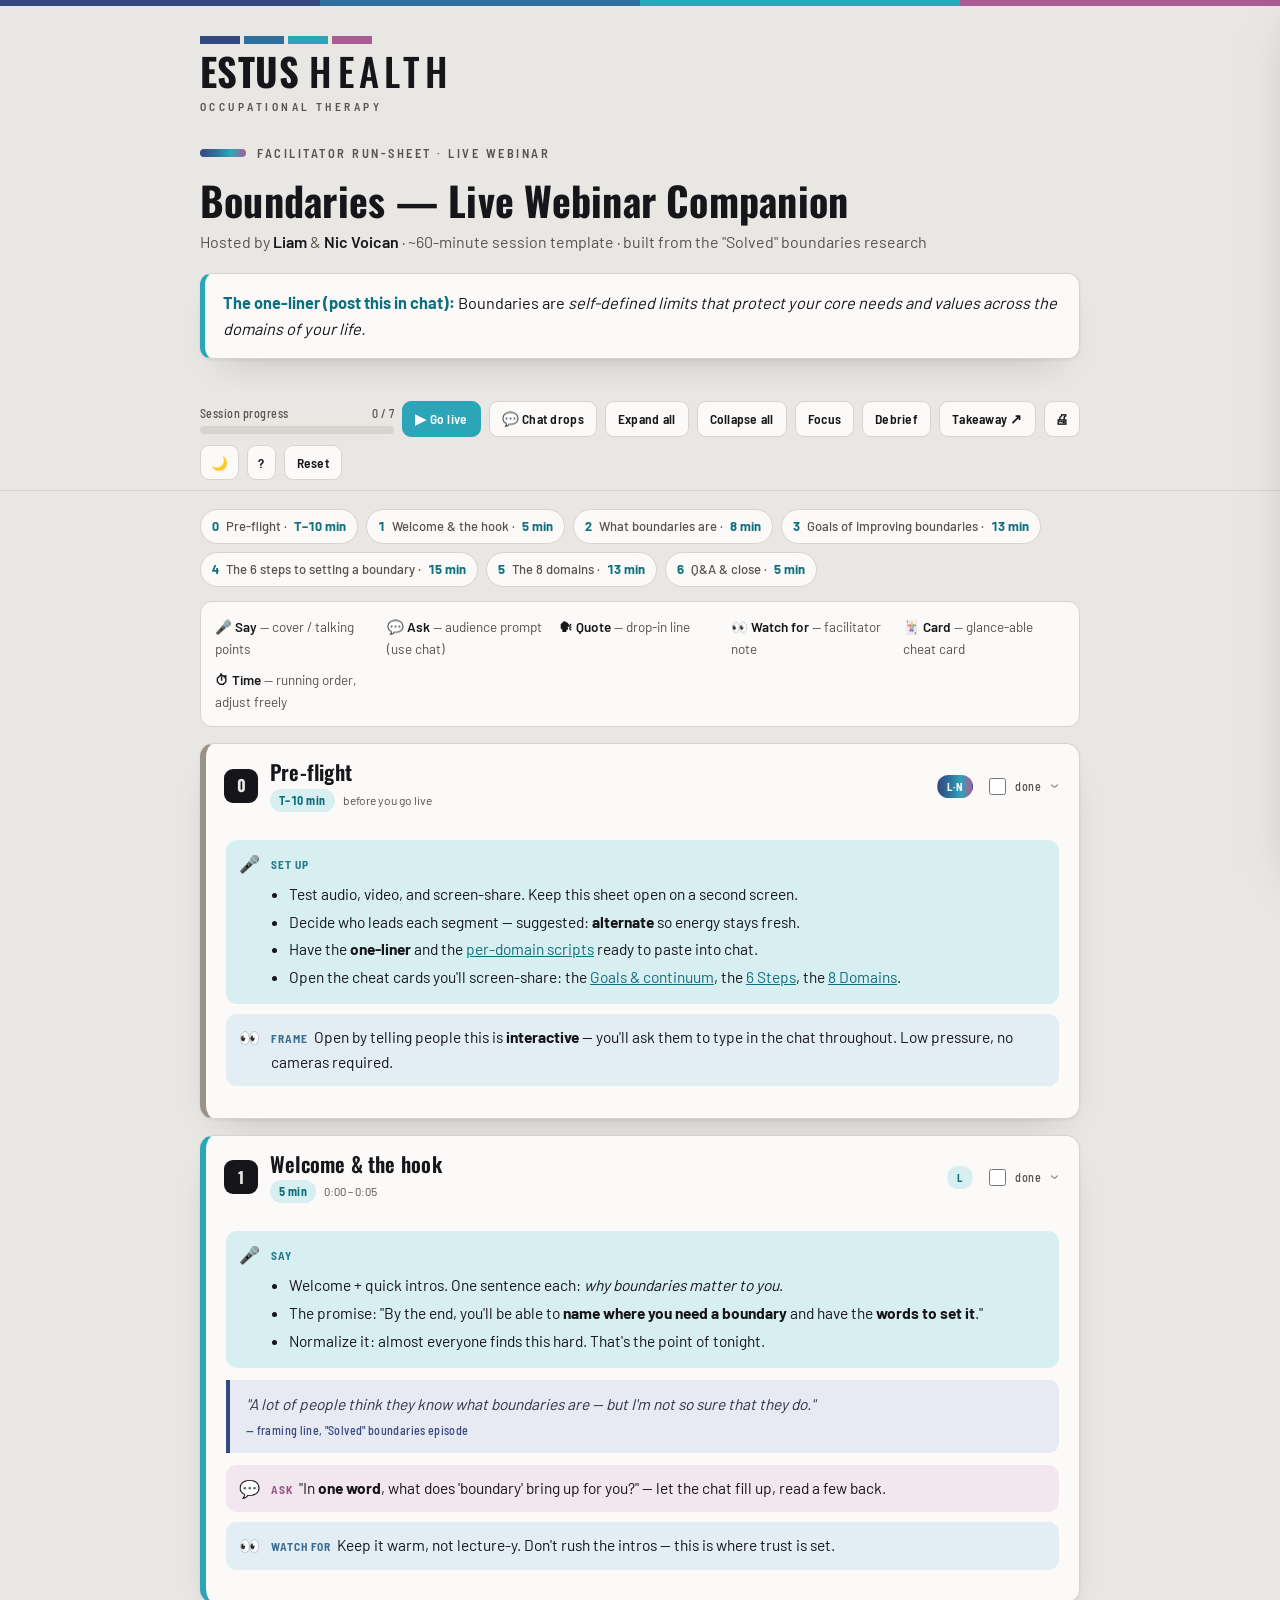
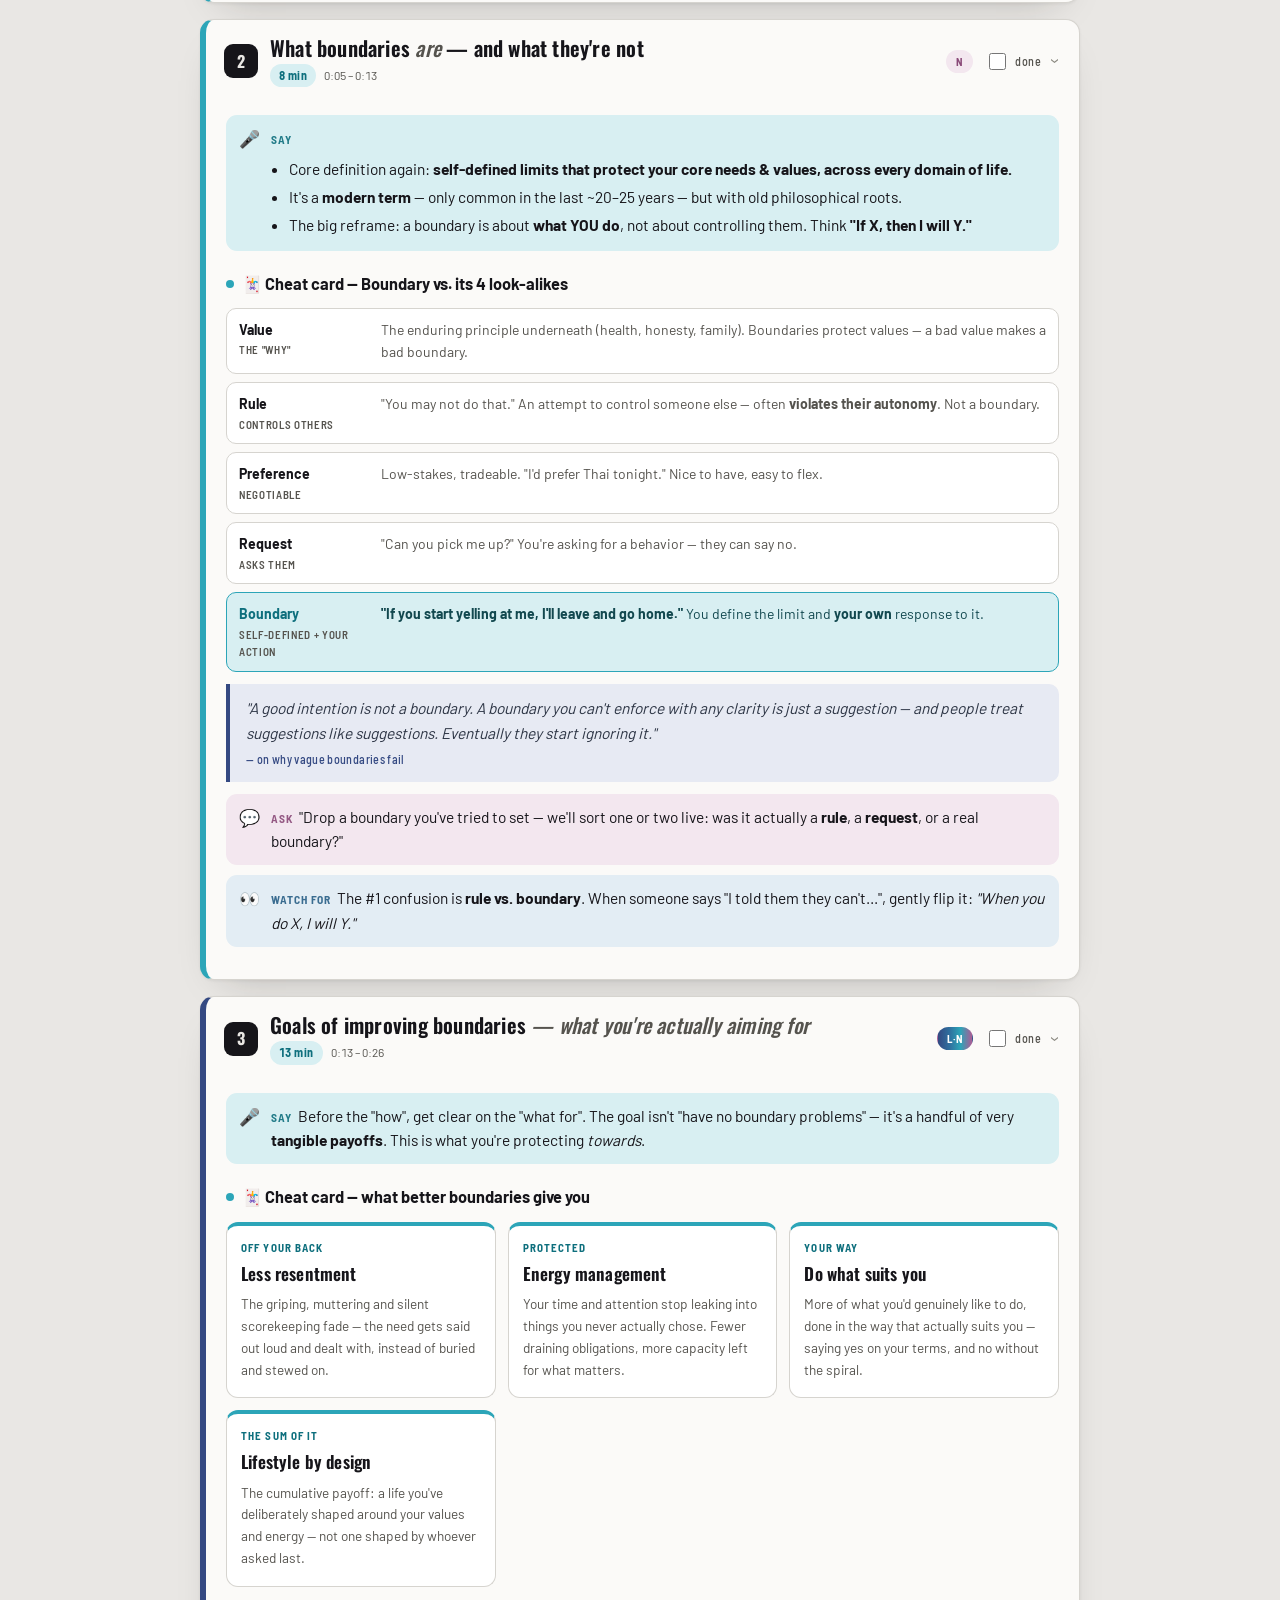
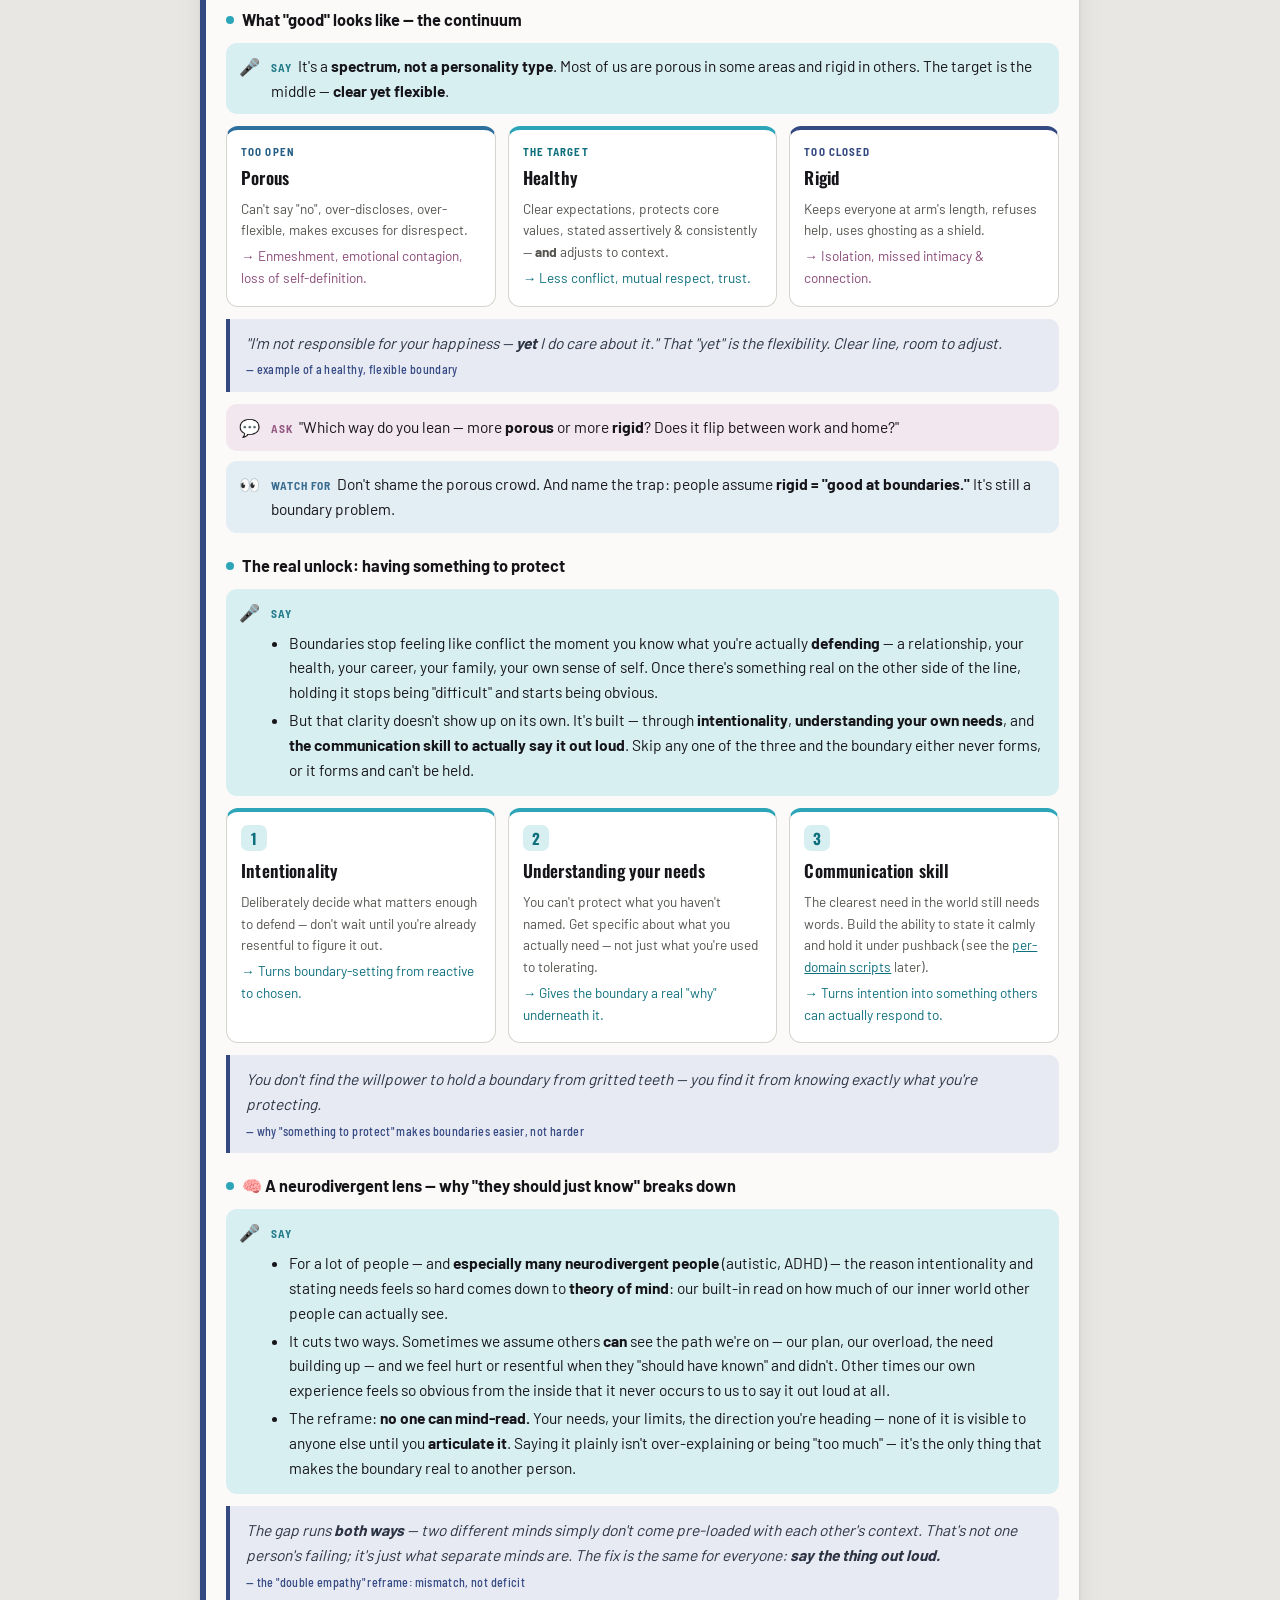
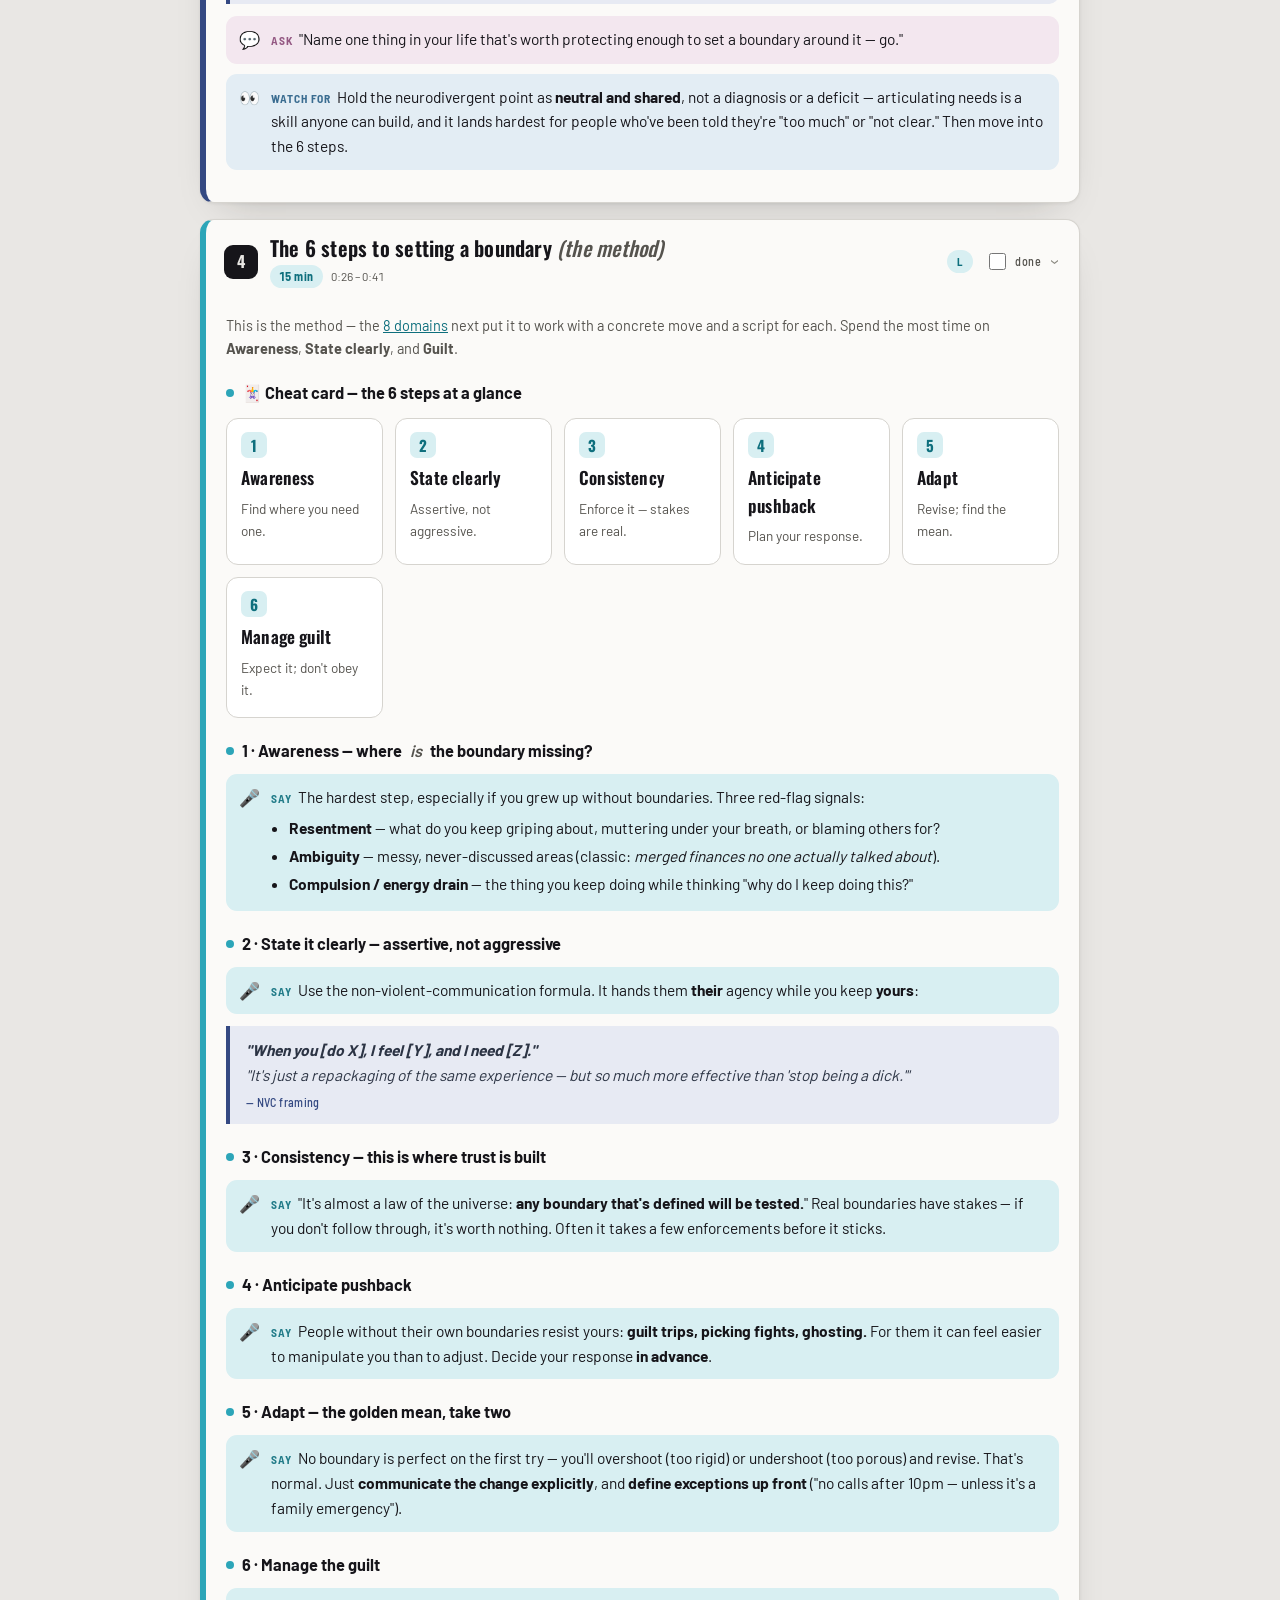
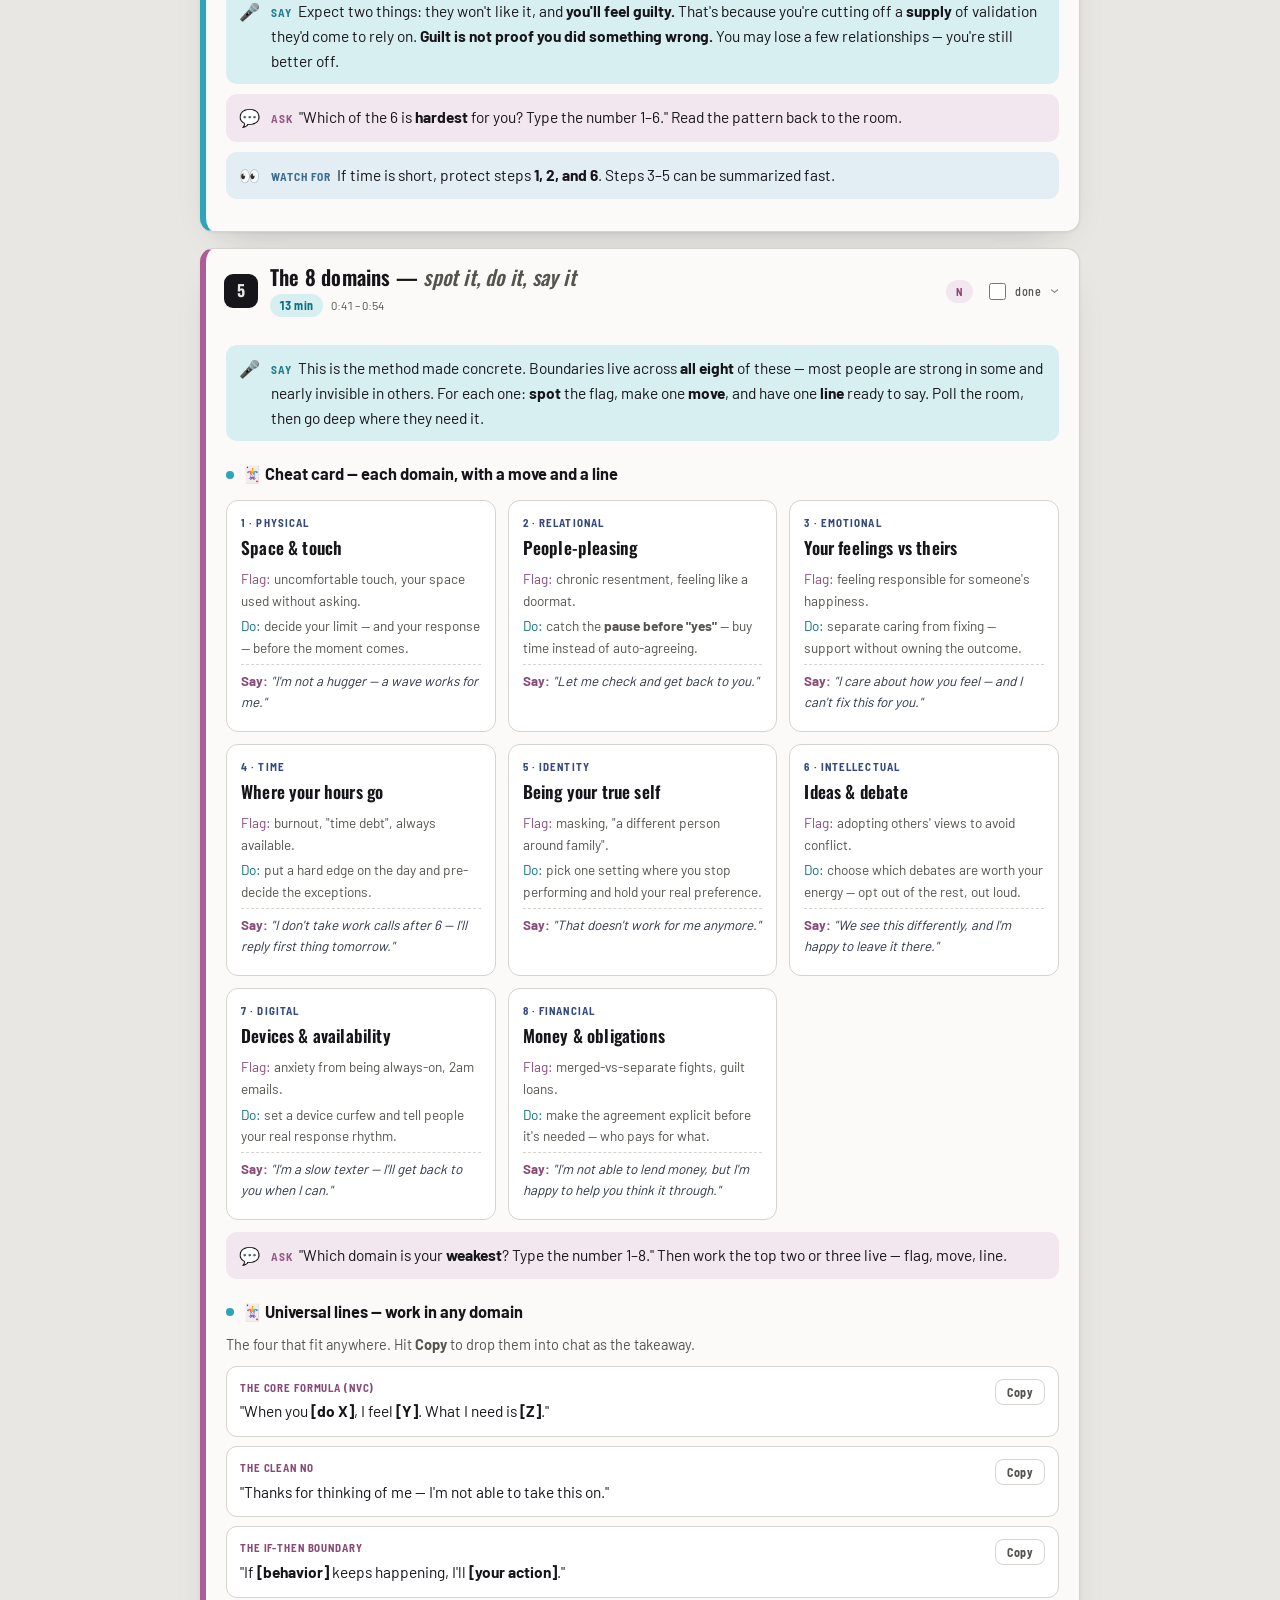
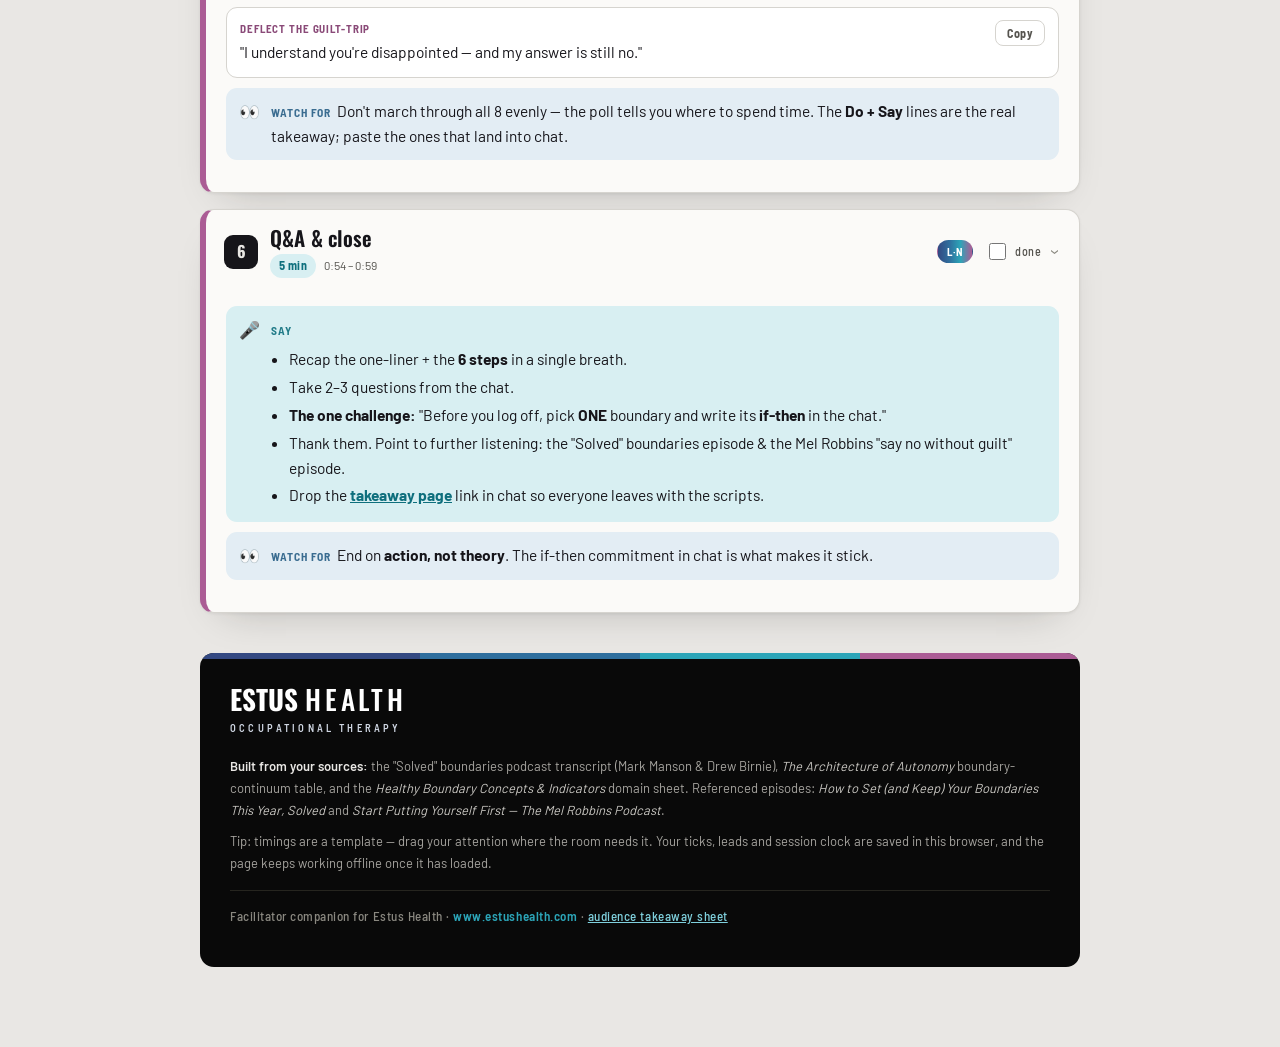
<file: index.html>
<!DOCTYPE html>
<html lang="en" data-theme="light">
<head>
<meta charset="UTF-8">
<meta name="viewport" content="width=device-width, initial-scale=1.0">
<title>Boundaries Webinar — Facilitator Run-Sheet · Estus Health</title>
<meta name="description" content="Estus Health facilitator companion for the live Boundaries webinar — run-of-show timers, cue cards, chat drops and copy-ready scripts.">
<meta name="theme-color" content="#e9e7e4" media="(prefers-color-scheme: light)">
<meta name="theme-color" content="#090909" media="(prefers-color-scheme: dark)">
<meta property="og:type" content="website">
<meta property="og:title" content="Boundaries — Live Webinar Companion · Estus Health">
<meta property="og:description" content="Facilitator run-sheet with live session timers, cue cards and copy-ready scripts.">
<meta property="og:image" content="og.png">
<meta name="twitter:card" content="summary_large_image">
<link rel="icon" href="data:image/svg+xml,%3Csvg xmlns='http://www.w3.org/2000/svg' viewBox='0 0 32 32'%3E%3Crect width='32' height='32' fill='%23090909'/%3E%3Crect x='6' y='8' width='20' height='4' fill='%23344982'/%3E%3Crect x='6' y='13' width='20' height='4' fill='%232f6f9e'/%3E%3Crect x='6' y='18' width='20' height='4' fill='%232ca5b8'/%3E%3Crect x='6' y='23' width='20' height='4' fill='%23ab5c95'/%3E%3C/svg%3E">
<link rel="manifest" href="manifest.webmanifest">
<link rel="apple-touch-icon" href="icons/apple-touch-icon.png">
<script>
/* set theme before first paint to avoid a flash */
(function(){var t="light";try{var s=JSON.parse(localStorage.getItem("estus_boundaries_runsheet_v2")||"{}");t=s.theme||(window.matchMedia&&matchMedia("(prefers-color-scheme: dark)").matches?"dark":"light");}catch(e){}document.documentElement.setAttribute("data-theme",t);})();
</script>
<link rel="preload" href="fonts/Oswald-700.woff2" as="font" type="font/woff2" crossorigin>
<link rel="preload" href="fonts/Barlow-400.woff2" as="font" type="font/woff2" crossorigin>
<link rel="stylesheet" href="fonts/fonts.css">
<style>
  :root{
    /* ---- Estus Health brand bands ---- */
    --band-1:#344982; --band-2:#2f6f9e; --band-3:#2ca5b8; --band-4:#ab5c95;
    --band-grad:linear-gradient(90deg,#344982 0%,#2f6f9e 34%,#2ca5b8 66%,#ab5c95 100%);

    /* ---- Neutrals (light) ---- */
    --bg:#e9e7e4; --panel:#fbfaf8; --panel-2:#ffffff; --near-black:#090909;
    --ink:#16151a; --ink-soft:#55534e; --ink-faint:#8a8880;
    --line:#d6d4cf; --line-soft:#e6e4df; --hover:#f2efe9;
    --toolbar-bg:rgba(233,231,228,.9);

    /* ---- Semantic roles mapped onto the bands ---- */
    --accent:#2ca5b8; --accent-soft:#d8eff2; --accent-ink:#0e6f7d;   /* say / primary / positive */
    --amber:#285f86;  --amber-soft:#e3edf4;                           /* watch  → blue band  */
    --slate:#344982;  --slate-soft:#e7eaf3;                           /* quote  → indigo band */
    --green:#2ca5b8;  --green-soft:#d8eff2;                           /* done   → teal band  */
    --plum:#8a4a78;   --plum-soft:#f3e7ef;                            /* ask    → plum band  */
    --say:var(--accent); --ask:var(--plum); --quote:var(--slate); --watch:var(--amber);
    --quote-ink:#2c3444; --accent-strong-ink:#12484f;
    --overlay-bg:rgba(9,9,9,.55);

    /* ---- Type ---- */
    --font-body:'Barlow',-apple-system,BlinkMacSystemFont,"Segoe UI",Roboto,Helvetica,Arial,sans-serif;
    --font-head:'Oswald','Barlow',sans-serif;
    --font-cond:'Barlow Semi Condensed','Barlow',sans-serif;

    --radius:14px; --shadow:0 1px 3px rgba(20,18,15,.06),0 18px 40px -24px rgba(20,18,15,.28);
    --maxw:920px;
  }
  :root[data-theme="dark"]{
    --bg:#0b0b0d; --panel:#151517; --panel-2:#1b1b1e;
    --ink:#eceae6; --ink-soft:#a9a7a1; --ink-faint:#7c7a74;
    --line:#2a2a2d; --line-soft:#232326; --hover:#1e1e21;
    --toolbar-bg:rgba(11,11,13,.88);
    --accent:#2ca5b8; --accent-soft:rgba(44,165,184,.16); --accent-ink:#7fd0dd;
    --amber:#7fb6dd; --amber-soft:rgba(47,111,158,.16);
    --slate:#a9b8e6; --slate-soft:rgba(52,73,130,.24);
    --green:#3fc0d4; --green-soft:rgba(44,165,184,.16);
    --plum:#c98fb5;  --plum-soft:rgba(171,92,149,.18);
    --quote-ink:#c7d0e4; --accent-strong-ink:#bfe7ee;
    --overlay-bg:rgba(0,0,0,.7);
    --shadow:0 1px 3px rgba(0,0,0,.4),0 18px 40px -24px rgba(0,0,0,.7);
  }
  *{box-sizing:border-box}
  html{scroll-behavior:smooth}
  body{
    margin:0; background:var(--bg); color:var(--ink);
    font-family:var(--font-body);
    line-height:1.6; font-size:17px; -webkit-font-smoothing:antialiased;
  }
  .wrap{max-width:var(--maxw); margin:0 auto; padding:0 20px 80px;}
  .sr-only{position:absolute; width:1px; height:1px; padding:0; margin:-1px; overflow:hidden; clip:rect(0,0,0,0); white-space:nowrap; border:0;}
  .skip-link{position:absolute; left:-9999px; top:0; z-index:200; background:var(--near-black); color:#fff; padding:10px 16px; border-radius:0 0 8px 0; font-family:var(--font-cond); font-weight:600;}
  .skip-link:focus{left:0;}
  a{color:var(--accent-ink);}
  button:focus-visible, a:focus-visible, [role="button"]:focus-visible, input:focus-visible{outline:2px solid var(--accent); outline-offset:2px;}

  /* ---------- Band motif ---------- */
  .bandset{display:flex;}
  .bandset span{flex:1; display:block;}
  .bandset span:nth-child(1){background:var(--band-1)}
  .bandset span:nth-child(2){background:var(--band-2)}
  .bandset span:nth-child(3){background:var(--band-3)}
  .bandset span:nth-child(4){background:var(--band-4)}
  .brandbar{height:6px;}

  /* ---------- Header ---------- */
  header.hero{max-width:var(--maxw); margin:0 auto; padding:30px 20px 14px;}
  .wordmark{margin-bottom:22px;}
  .wordmark .bandset{width:172px; gap:4px; margin-bottom:11px;}
  .wordmark .bandset span{height:8px;}
  .wordmark .mark{font-family:var(--font-head); font-weight:700; font-size:2.4rem; line-height:.85; color:var(--ink); letter-spacing:.01em;}
  .wordmark .mark .lt{font-weight:500; letter-spacing:.14em;}
  .wordmark .tag{font-family:var(--font-cond); font-weight:600; font-size:.72rem; letter-spacing:.3em; text-transform:uppercase; color:var(--ink-soft); margin-top:9px;}

  .eyebrow{display:inline-flex; align-items:center; gap:11px; margin-bottom:12px;}
  .eyebrow-bar{width:46px; height:8px; border-radius:4px; background:var(--band-grad);}
  .eyebrow-txt{font-family:var(--font-cond); font-weight:600; letter-spacing:.2em; text-transform:uppercase; font-size:12.5px; color:var(--ink-soft);}

  h1{font-family:var(--font-head); font-weight:700; font-size:2.5rem; line-height:1.04; margin:.3rem 0 .5rem; letter-spacing:.006em;}
  .byline{color:var(--ink-soft); font-size:1rem; margin:0 0 4px;}
  .byline b{color:var(--ink); font-weight:600;}
  .oneliner{
    margin:18px 0 0; padding:16px 18px; background:var(--panel); border:1px solid var(--line);
    border-left:5px solid var(--accent); border-radius:12px; box-shadow:var(--shadow); font-size:1.02rem;
  }
  .oneliner strong{color:var(--accent-ink); font-weight:700;}

  /* ---------- Sticky control bar ---------- */
  .toolbar{
    position:sticky; top:0; z-index:50; background:var(--toolbar-bg);
    backdrop-filter:saturate(140%) blur(8px); border-bottom:1px solid var(--line);
    margin-top:18px;
  }
  .toolbar-inner{max-width:var(--maxw); margin:0 auto; padding:10px 20px; display:flex; gap:8px; align-items:center; flex-wrap:wrap;}
  .progress-wrap{flex:1 1 170px; min-width:150px;}
  .progress-label{font-family:var(--font-cond); font-weight:500; letter-spacing:.04em; font-size:12px; color:var(--ink-soft); margin-bottom:3px; display:flex; justify-content:space-between;}
  .bar{height:8px; background:var(--line); border-radius:99px; overflow:hidden;}
  .bar>i{display:block; height:100%; width:0; background:var(--band-grad); transition:width .3s ease;}
  .btn{
    font-family:var(--font-cond); font-size:13.5px; font-weight:600; letter-spacing:.02em; cursor:pointer; border:1px solid var(--line);
    background:var(--panel); color:var(--ink); padding:7px 12px; border-radius:9px; transition:.15s; text-decoration:none; display:inline-block; line-height:1.45;
  }
  .btn:hover{border-color:var(--accent); color:var(--accent-ink);}
  .btn:active{transform:translateY(1px);}
  .btn.primary{background:var(--accent); border-color:var(--accent); color:#fff;}
  .btn.primary:hover{background:#238ea0; border-color:#238ea0; color:#fff;}
  .btn.icon{padding:7px 10px;}
  .btn[aria-pressed="true"]{background:var(--accent-soft); border-color:var(--accent); color:var(--accent-ink);}

  /* ---------- Live bar ---------- */
  .live-bar{border-top:1px solid var(--line); position:relative;}
  .live-bar::before{content:""; position:absolute; top:-1px; left:0; right:0; height:2px; background:var(--band-grad);}
  .live-inner{max-width:var(--maxw); margin:0 auto; padding:9px 20px; display:flex; gap:10px; align-items:center; flex-wrap:wrap; font-family:var(--font-cond);}
  .live-dot{width:10px; height:10px; border-radius:50%; background:var(--accent); flex:none; animation:livepulse 1.6s ease-in-out infinite;}
  @keyframes livepulse{0%,100%{opacity:1; box-shadow:0 0 0 0 var(--accent-soft);}50%{opacity:.55; box-shadow:0 0 0 5px var(--accent-soft);}}
  .live-clock{font-family:var(--font-head); font-weight:700; font-size:1.35rem; font-variant-numeric:tabular-nums; letter-spacing:.03em; min-width:74px;}
  .live-seg{font-weight:600; font-size:14px; max-width:230px; white-space:nowrap; overflow:hidden; text-overflow:ellipsis;}
  .chip{font-size:12px; font-weight:700; letter-spacing:.04em; padding:3px 10px; border-radius:999px; font-variant-numeric:tabular-nums; background:var(--line-soft); color:var(--ink-soft);}
  .chip.ok{background:var(--accent-soft); color:var(--accent-ink);}
  .chip.ahead{background:var(--accent-soft); color:var(--accent-ink);}
  .chip.behind{background:var(--plum-soft); color:var(--plum);}
  .chip.count{background:var(--amber-soft); color:var(--amber);}
  .chip.count.over{background:var(--plum-soft); color:var(--plum);}
  .live-lead,.live-next{font-size:12.5px; color:var(--ink-soft);}
  .live-next b{color:var(--ink); font-weight:600;}
  .live-hint{flex-basis:100%; font-size:12.5px; color:var(--plum); font-weight:600;}
  .live-actions{margin-left:auto; display:flex; gap:8px;}
  body.is-live #goLive{display:none;}
  body.is-live section.seg{scroll-margin-top:138px;}

  /* ---------- Jump nav ---------- */
  nav.jump{margin:18px 0 8px; display:flex; flex-wrap:wrap; gap:8px;}
  nav.jump a{
    text-decoration:none; font-size:13px; font-weight:500; color:var(--ink-soft);
    background:var(--panel); border:1px solid var(--line); padding:6px 11px; border-radius:999px; transition:.15s; display:flex; gap:7px; align-items:center;
  }
  nav.jump a:hover{color:var(--accent-ink); border-color:var(--accent);}
  nav.jump a .t{color:var(--accent-ink); font-weight:700; font-variant-numeric:tabular-nums;}

  /* ---------- Legend ---------- */
  .legend{display:grid; grid-template-columns:repeat(auto-fit,minmax(150px,1fr)); gap:10px; margin:14px 0 6px;
    background:var(--panel); border:1px solid var(--line); border-radius:12px; padding:14px;}
  .legend div{font-size:13.5px; color:var(--ink-soft);} .legend b{color:var(--ink); font-weight:600;}

  /* ---------- Section cards ---------- */
  section.seg{
    background:var(--panel); border:1px solid var(--line); border-radius:var(--radius);
    box-shadow:var(--shadow); margin:16px 0; overflow:hidden; scroll-margin-top:74px;
    border-left:6px solid var(--accent); transition:opacity .25s ease;
  }
  section.seg[data-tone="prep"]{border-left-color:#9a938a}
  section.seg[data-tone="a"]{border-left-color:var(--band-3)}
  section.seg[data-tone="b"]{border-left-color:var(--band-2)}
  section.seg[data-tone="c"]{border-left-color:var(--band-1)}
  section.seg[data-tone="d"]{border-left-color:var(--band-4)}
  section.seg[data-tone="e"]{border-left-color:var(--band-1)}
  section.seg.current{box-shadow:0 0 0 2px var(--accent), var(--shadow);}
  section.seg.current .seg-num{background:var(--band-grad); color:#fff;}
  section.seg.kbd-focus{outline:2px dashed var(--accent); outline-offset:3px;}
  body.focus-dim section.seg:not(.current){opacity:.35;}
  body.focus-dim section.seg:not(.current):hover{opacity:.8;}
  .seg-head{
    display:flex; align-items:center; gap:12px; padding:16px 18px; cursor:pointer; user-select:none;
  }
  .seg-head:hover{background:var(--hover);}
  .seg-num{
    flex:none; width:34px; height:34px; border-radius:9px; display:grid; place-items:center;
    font-family:var(--font-head); font-weight:700; font-size:16px; background:var(--ink); color:var(--bg);
  }
  .seg-title{flex:1; min-width:0;}
  .seg-title h2{margin:0; font-family:var(--font-head); font-weight:600; font-size:1.3rem; line-height:1.18; letter-spacing:.01em;}
  .seg-title h2 em{font-style:italic; font-weight:500; color:var(--ink-soft);}
  .seg-meta{display:flex; gap:8px; align-items:center; margin-top:4px; flex-wrap:wrap;}
  .time{font-family:var(--font-cond); font-size:12px; font-weight:700; letter-spacing:.04em; color:var(--accent-ink); background:var(--accent-soft); padding:2px 9px; border-radius:999px; font-variant-numeric:tabular-nums;}
  .clock{font-size:12px; color:var(--ink-soft); font-variant-numeric:tabular-nums;}
  .seg-countdown{font-family:var(--font-cond); font-size:12px; font-weight:700; padding:2px 9px; border-radius:999px; background:var(--amber-soft); color:var(--amber); font-variant-numeric:tabular-nums;}
  .seg-countdown.over{background:var(--plum-soft); color:var(--plum);}
  .lead{
    flex:none; font-family:var(--font-cond); font-weight:700; font-size:11px; letter-spacing:.06em;
    border:1px solid var(--line); border-radius:999px; padding:4px 9px; cursor:pointer; transition:.15s;
    background:var(--panel-2); color:var(--ink-soft);
  }
  .lead[data-lead="L"]{background:var(--accent-soft); color:var(--accent-ink); border-color:transparent;}
  .lead[data-lead="N"]{background:var(--plum-soft); color:var(--plum); border-color:transparent;}
  .lead[data-lead="LN"]{background:var(--band-grad); color:#fff; border-color:transparent;}
  .chev{flex:none; color:var(--ink-faint); transition:transform .25s ease; font-size:20px; line-height:1;}
  section.seg.open .chev{transform:rotate(90deg);}
  .done-toggle{flex:none; display:flex; align-items:center; gap:6px; font-family:var(--font-cond); font-size:12px; letter-spacing:.04em; color:var(--ink-soft); cursor:pointer;}
  .done-toggle input{width:17px; height:17px; accent-color:var(--accent); cursor:pointer;}

  .seg-body{
    max-height:0; overflow:hidden; transition:max-height .35s ease;
  }
  .seg-body-inner{padding:2px 20px 22px;}
  section.seg.done .seg-num{background:var(--accent); color:#fff;}
  section.seg.done .seg-head h2{text-decoration:line-through; text-decoration-color:var(--line);}

  /* ---------- Cue blocks ---------- */
  .cue{display:flex; gap:11px; padding:11px 13px; border-radius:11px; margin:10px 0; font-size:15.5px;}
  .cue .ic{flex:none; font-size:17px; line-height:1.5;}
  .cue.say{background:var(--accent-soft);}
  .cue.ask{background:var(--plum-soft);}
  .cue.watch{background:var(--amber-soft);}
  .cue .lab{font-family:var(--font-cond); font-weight:700; text-transform:uppercase; letter-spacing:.08em; font-size:11.5px; margin-right:3px; opacity:.9;}
  .cue.say .lab{color:var(--accent-ink);} .cue.ask .lab{color:var(--plum);} .cue.watch .lab{color:var(--amber);}
  .cue ul{margin:6px 0 0; padding-left:18px;} .cue li{margin:3px 0;}

  blockquote.q{
    margin:12px 0; padding:12px 16px; border-left:4px solid var(--slate); background:var(--slate-soft);
    border-radius:0 10px 10px 0; font-style:italic; color:var(--quote-ink); font-size:15.5px;
  }
  blockquote.q .src{display:block; font-style:normal; font-family:var(--font-cond); font-size:12px; color:var(--slate); margin-top:5px; letter-spacing:.03em;}

  h3.mini{font-family:var(--font-body); font-weight:700; font-size:1.02rem; margin:20px 0 8px; color:var(--ink); display:flex; align-items:center; gap:8px;}
  h3.mini::before{content:""; flex:none; width:8px; height:8px; border-radius:50%; background:var(--accent);}
  h3.mini em{font-style:italic; color:var(--ink-soft); font-weight:600;}

  p.note{color:var(--ink-soft); font-size:14.5px; margin:8px 0;}

  /* ---------- Cheat cards ---------- */
  .cards{display:grid; gap:12px; margin:12px 0;}
  .cards.three{grid-template-columns:repeat(auto-fit,minmax(215px,1fr));}
  .cards.six{grid-template-columns:repeat(auto-fit,minmax(150px,1fr));}
  .cards.eight{grid-template-columns:repeat(auto-fit,minmax(215px,1fr));}
  .card{border:1px solid var(--line); border-radius:12px; padding:13px 14px; background:var(--panel-2);}
  .card .cap{font-family:var(--font-cond); font-size:11px; text-transform:uppercase; letter-spacing:.1em; font-weight:700; margin-bottom:3px;}
  .card h4{margin:0 0 6px; font-family:var(--font-head); font-weight:600; font-size:1.08rem; letter-spacing:.01em;}
  .card p{margin:4px 0; font-size:13.6px; color:var(--ink-soft);}
  .card .flag{color:var(--plum);}
  .card .good{color:var(--accent-ink);}
  .card .sayl{color:var(--plum); font-weight:700;}
  .card .dsay{margin-top:5px; padding-top:6px; border-top:1px dashed var(--line); font-size:13.4px; color:var(--ink);}
  .card .dsay i{color:var(--quote-ink);}
  .card.porous{border-top:4px solid var(--band-2);} .card.porous .cap{color:var(--amber);}
  .card.rigid{border-top:4px solid var(--band-1);} .card.rigid .cap{color:var(--slate);}
  .card.healthy{border-top:4px solid var(--band-3);} .card.healthy .cap{color:var(--accent-ink);}
  .card .stepn{display:inline-grid; place-items:center; width:26px; height:26px; border-radius:7px; background:var(--accent-soft); color:var(--accent-ink); font-family:var(--font-head); font-weight:700; font-size:15px; margin-bottom:6px;}

  /* vs table */
  .vs{display:grid; gap:8px; margin:10px 0;}
  .vs .row{display:grid; grid-template-columns:130px 1fr; gap:12px; padding:10px 12px; border:1px solid var(--line); border-radius:10px; background:var(--panel-2); align-items:start;}
  .vs .row .k{font-weight:700; font-size:14px;}
  .vs .row.is-b{background:var(--accent-soft); border-color:var(--accent);}
  .vs .row .k .tag{display:block; font-family:var(--font-cond); font-size:11px; font-weight:600; color:var(--ink-soft); text-transform:uppercase; letter-spacing:.06em;}
  .vs .row p{margin:0; font-size:14px; color:var(--ink-soft);}
  .vs .row.is-b .k{color:var(--accent-ink);}
  .vs .row.is-b p{color:var(--accent-strong-ink);}

  /* ---------- Scripts ---------- */
  .script{border:1px solid var(--line); border-radius:11px; padding:12px 13px; margin:9px 0; background:var(--panel-2); display:flex; gap:12px; align-items:flex-start;}
  .script .stxt{flex:1;}
  .script .cap{font-family:var(--font-cond); font-size:11px; font-weight:700; text-transform:uppercase; letter-spacing:.08em; color:var(--plum); margin-bottom:3px;}
  .script .line{font-size:15.5px;}
  .script .copy{flex:none; font-family:var(--font-cond); font-size:12px; font-weight:700; letter-spacing:.04em; border:1px solid var(--line); background:var(--panel-2); color:var(--ink-soft); padding:5px 11px; border-radius:8px; cursor:pointer; transition:.15s;}
  .script .copy:hover{border-color:var(--plum); color:var(--plum);}
  .script .copy.copied{background:var(--accent-soft); border-color:var(--accent); color:var(--accent-ink);}

  /* ---------- Chat drawer ---------- */
  .chat-drawer{
    position:fixed; top:0; right:0; bottom:0; width:min(400px,94vw); z-index:80;
    background:var(--panel); border-left:1px solid var(--line); box-shadow:-18px 0 50px -30px rgba(0,0,0,.5);
    transform:translateX(105%); transition:transform .28s ease; display:flex; flex-direction:column;
  }
  .chat-drawer.open{transform:translateX(0);}
  .chat-head{padding:16px 18px 12px; border-bottom:1px solid var(--line);}
  .chat-head .bandset{height:5px; gap:3px; width:120px; margin-bottom:10px;}
  .chat-head h2{margin:0; font-family:var(--font-head); font-weight:600; font-size:1.15rem; letter-spacing:.03em;}
  .chat-head p{margin:5px 0 10px; font-size:12.5px; color:var(--ink-soft);}
  .chat-head .row{display:flex; gap:8px; align-items:center;}
  .chat-close{margin-left:auto;}
  .chat-list{flex:1; overflow-y:auto; padding:10px 14px 24px;}
  .chat-item{display:flex; gap:10px; align-items:flex-start; border:1px solid var(--line); border-radius:10px; background:var(--panel-2); padding:10px 12px; margin:8px 0;}
  .chat-item.copied{opacity:.55;}
  .chat-item.next{border-color:var(--accent); box-shadow:0 0 0 1px var(--accent);}
  .chat-item .ctag{flex:none; font-family:var(--font-cond); font-size:10.5px; font-weight:700; letter-spacing:.06em; text-transform:uppercase; color:var(--accent-ink); background:var(--accent-soft); border-radius:999px; padding:2px 8px; margin-top:2px;}
  .chat-item .ctxt{flex:1; min-width:0;}
  .chat-item .clab{font-family:var(--font-cond); font-size:11px; font-weight:700; letter-spacing:.06em; text-transform:uppercase; color:var(--plum); margin-bottom:2px;}
  .chat-item .cline{font-size:13.5px; line-height:1.5; overflow-wrap:break-word;}
  .chat-item .copy{flex:none; font-family:var(--font-cond); font-size:11.5px; font-weight:700; border:1px solid var(--line); background:var(--panel); color:var(--ink-soft); padding:4px 9px; border-radius:7px; cursor:pointer;}
  .chat-item .copy:hover{border-color:var(--accent); color:var(--accent-ink);}
  .chat-item .copy.copied{background:var(--accent-soft); border-color:var(--accent); color:var(--accent-ink);}

  /* ---------- Overlays ---------- */
  .overlay{position:fixed; inset:0; z-index:90; background:var(--overlay-bg); display:grid; place-items:center; padding:20px;}
  .overlay[hidden]{display:none;}
  .modal{background:var(--panel); border:1px solid var(--line); border-radius:var(--radius); max-width:560px; width:100%; max-height:86vh; overflow:auto; box-shadow:var(--shadow);}
  .modal .modal-bands{height:6px;}
  .modal-pad{padding:20px 24px 24px;}
  .modal h2{font-family:var(--font-head); font-weight:600; font-size:1.4rem; margin:4px 0 10px; letter-spacing:.02em;}
  .modal-actions{display:flex; gap:10px; margin-top:16px; justify-content:flex-end;}
  .debrief-table{width:100%; border-collapse:collapse; font-size:14px; margin-top:8px;}
  .debrief-table th{font-family:var(--font-cond); font-size:11.5px; text-transform:uppercase; letter-spacing:.08em; color:var(--ink-faint); text-align:left; padding:6px 8px; border-bottom:1px solid var(--line);}
  .debrief-table td{padding:7px 8px; border-bottom:1px solid var(--line-soft); font-variant-numeric:tabular-nums;}
  .debrief-table td.num{text-align:right;}
  .debrief-table .over{color:var(--plum); font-weight:600;}
  .debrief-table .under{color:var(--accent-ink); font-weight:600;}
  .debrief-total{font-size:14.5px; color:var(--ink-soft); margin:6px 0 0;}
  .debrief-total b{color:var(--ink);}
  .keys{display:grid; grid-template-columns:auto 1fr; gap:7px 16px; font-size:14px; margin-top:6px;}
  .keys kbd{font-family:var(--font-cond); font-weight:700; font-size:12px; background:var(--panel-2); border:1px solid var(--line); border-bottom-width:2px; border-radius:6px; padding:2px 8px; min-width:26px; text-align:center; display:inline-block;}
  .keys span{color:var(--ink-soft);}

  /* ---------- Confetti ---------- */
  .confetti{position:fixed; inset:0; pointer-events:none; z-index:110; overflow:hidden;}
  .confetti i{position:absolute; top:-16px; width:8px; height:14px; border-radius:2px; opacity:.95; animation:confetti-fall linear forwards;}
  @keyframes confetti-fall{to{transform:translateY(108vh) rotate(560deg);}}

  /* ---------- Footer ---------- */
  footer{max-width:var(--maxw); margin:40px auto 0; background:var(--near-black); color:#cfd6e2; border-radius:var(--radius); overflow:hidden; font-size:13px;}
  footer .foot-top{height:6px;}
  footer .foot-inner{padding:28px 30px 30px;}
  footer .foot-mark{font-family:var(--font-head); font-weight:700; font-size:1.7rem; line-height:.9; color:#fff;}
  footer .foot-mark .lt{font-weight:500; letter-spacing:.14em;}
  footer .foot-tag{font-family:var(--font-cond); font-weight:600; font-size:.66rem; letter-spacing:.3em; text-transform:uppercase; color:#cfd6e2; margin:9px 0 18px;}
  footer .foot-notes p{color:#a7a5a0; margin:9px 0; line-height:1.7;}
  footer .foot-notes b{color:#e9e7e4; font-weight:600;}
  footer .foot-notes i{color:#c9c7c2;}
  footer .foot-brand-note{font-family:var(--font-cond); letter-spacing:.04em; color:#8a8880 !important; margin-top:16px !important; border-top:1px solid #26251f; padding-top:14px;}
  footer .foot-brand-note span{color:var(--band-3); font-weight:600;}
  footer a{color:#7fd0dd;}

  /* ---------- Reduced motion ---------- */
  @media (prefers-reduced-motion: reduce){
    html{scroll-behavior:auto;}
    .seg-body,.chat-drawer,section.seg,.bar>i,.chev{transition:none !important;}
    .live-dot{animation:none;}
    .confetti{display:none;}
  }

  /* ---------- Print ---------- */
  @media print{
    .toolbar,nav.jump,.chev,.done-toggle,.script .copy,.btn,.brandbar,.lead,.seg-countdown,.chat-drawer,.overlay,.skip-link{display:none !important;}
    body{background:#fff; font-size:12px;}
    body.focus-dim section.seg{opacity:1 !important;}
    section.seg{box-shadow:none; break-inside:avoid; border:1px solid #ccc;}
    .seg-body{max-height:none !important;}
    .seg-body-inner{padding-top:6px;}
    header.hero{padding-top:0;}
    a{color:inherit; text-decoration:none;}
    footer{background:#fff !important; color:#000 !important; border:1px solid #ccc;}
    footer .foot-mark{color:#000 !important;}
    footer .foot-tag{color:#333 !important;}
    footer .foot-notes p, footer .foot-notes i{color:#333 !important;}
    footer .foot-notes b{color:#000 !important;}
    footer .foot-brand-note{color:#333 !important;}
  }
  @media (max-width:560px){
    body{font-size:16px;} h1{font-size:1.9rem;}
    .wordmark .mark{font-size:2rem;}
    .vs .row{grid-template-columns:1fr;}
    .seg-head{gap:8px; padding:14px;}
    .live-seg{max-width:130px;}
    .live-clock{font-size:1.15rem; min-width:60px;}
  }
</style>
</head>
<body>

<a class="skip-link" href="#main">Skip to run-sheet</a>

<div class="brandbar bandset" aria-hidden="true"><span></span><span></span><span></span><span></span></div>

<header class="hero">
  <div class="wordmark">
    <div class="bandset" aria-hidden="true"><span></span><span></span><span></span><span></span></div>
    <div class="mark">ESTUS <span class="lt">HEALTH</span></div>
    <div class="tag">Occupational Therapy</div>
  </div>
  <div class="eyebrow"><span class="eyebrow-bar" aria-hidden="true"></span><span class="eyebrow-txt">Facilitator Run-Sheet · Live Webinar</span></div>
  <h1>Boundaries — Live Webinar Companion</h1>
  <p class="byline">Hosted by <b>Liam</b> &amp; <b>Nic Voican</b> · ~60-minute session template · built from the "Solved" boundaries research</p>
  <div class="oneliner">
    <strong>The one-liner (post this in chat):</strong> Boundaries are <em>self-defined limits that protect your core needs and values across the domains of your life.</em>
  </div>
</header>

<div class="toolbar">
  <div class="toolbar-inner">
    <div class="progress-wrap">
      <div class="progress-label"><span>Session progress</span><span id="progTxt">0 / 10</span></div>
      <div class="bar"><i id="progBar"></i></div>
    </div>
    <button class="btn primary" id="goLive" title="Start the session clock (g)">▶ Go live</button>
    <button class="btn" id="chatBtn" title="Chat drops — everything you'll paste into chat (q)" aria-expanded="false">💬 Chat drops</button>
    <button class="btn" id="expandAll">Expand all</button>
    <button class="btn" id="collapseAll">Collapse all</button>
    <button class="btn" id="focusBtn" title="Dim everything except the current segment (f)" aria-pressed="false">Focus</button>
    <button class="btn" id="debriefBtn" hidden title="Review plan vs actual timing">Debrief</button>
    <a class="btn" href="takeaway.html" target="_blank" rel="noopener" title="Audience takeaway page — drop the link in chat">Takeaway ↗</a>
    <button class="btn icon" onclick="window.print()" title="Print" aria-label="Print">🖨</button>
    <button class="btn icon" id="themeBtn" title="Toggle dark mode (d)" aria-label="Toggle dark mode">🌙</button>
    <button class="btn icon" id="helpBtn" title="Keyboard shortcuts (?)" aria-label="Keyboard shortcuts">?</button>
    <button class="btn" id="resetBtn" title="Clear ticks, timers &amp; session data">Reset</button>
  </div>
  <div class="live-bar" id="liveBar" hidden>
    <div class="live-inner">
      <span class="live-dot" aria-hidden="true"></span>
      <span class="live-clock" id="liveClock">00:00</span>
      <span class="live-seg" id="liveSeg"></span>
      <span class="chip count" id="liveCount"></span>
      <span class="chip" id="liveDrift"></span>
      <span class="live-lead" id="liveLead"></span>
      <span class="live-next">Next: <b id="liveNextName"></b></span>
      <div class="live-actions">
        <button class="btn primary" id="nextBtn" title="Mark current segment done and advance (n)">Next ▸</button>
        <button class="btn" id="endBtn">End &amp; debrief</button>
      </div>
      <span class="live-hint" id="liveHint" hidden></span>
    </div>
  </div>
</div>
<div class="sr-only" role="status" aria-live="polite" id="liveStatus"></div>

<div class="wrap" id="main">

  <nav class="jump" id="jumpNav" aria-label="Jump to segment"><!-- filled by JS --></nav>

  <div class="legend">
    <div><b>🎤 Say</b> — cover / talking points</div>
    <div><b>💬 Ask</b> — audience prompt (use chat)</div>
    <div><b>🗣 Quote</b> — drop-in line</div>
    <div><b>👀 Watch for</b> — facilitator note</div>
    <div><b>🃏 Card</b> — glance-able cheat card</div>
    <div><b>⏱ Time</b> — running order, adjust freely</div>
  </div>

  <!-- ============ PREP ============ -->
  <section class="seg" data-tone="prep" id="prep">
    <div class="seg-head" role="button" tabindex="0" aria-expanded="true">
      <div class="seg-num">0</div>
      <div class="seg-title">
        <h2>Pre-flight</h2>
        <div class="seg-meta"><span class="time">T–10 min</span><span class="clock">before you go live</span><span class="seg-countdown" hidden></span></div>
      </div>
      <button class="lead" type="button" data-seg="prep" title="Segment lead — click to swap">L·N</button>
      <label class="done-toggle" onclick="event.stopPropagation()"><input type="checkbox" class="doneCk" aria-label="Mark Pre-flight done"> done</label>
      <div class="chev" aria-hidden="true">›</div>
    </div>
    <div class="seg-body"><div class="seg-body-inner">
      <div class="cue say"><span class="ic">🎤</span><div><span class="lab">Set up</span>
        <ul>
          <li>Test audio, video, and screen-share. Keep this sheet open on a second screen.</li>
          <li>Decide who leads each segment — suggested: <b>alternate</b> so energy stays fresh.</li>
          <li>Have the <b>one-liner</b> and the <a href="#s6">per-domain scripts</a> ready to paste into chat.</li>
          <li>Open the cheat cards you'll screen-share: the <a href="#s3">Goals &amp; continuum</a>, the <a href="#s5">6 Steps</a>, the <a href="#s6">8 Domains</a>.</li>
        </ul></div></div>
      <div class="cue watch"><span class="ic">👀</span><div><span class="lab">Frame</span> Open by telling people this is <b>interactive</b> — you'll ask them to type in the chat throughout. Low pressure, no cameras required.</div></div>
    </div></div>
  </section>

  <!-- ============ 1 ============ -->
  <section class="seg" data-tone="a" id="s1">
    <div class="seg-head" role="button" tabindex="0" aria-expanded="true">
      <div class="seg-num">1</div>
      <div class="seg-title">
        <h2>Welcome &amp; the hook</h2>
        <div class="seg-meta"><span class="time">5 min</span><span class="clock">0:00 – 0:05</span><span class="seg-countdown" hidden></span></div>
      </div>
      <button class="lead" type="button" data-seg="s1" title="Segment lead — click to swap">L</button>
      <label class="done-toggle" onclick="event.stopPropagation()"><input type="checkbox" class="doneCk" aria-label="Mark segment 1 done"> done</label>
      <div class="chev" aria-hidden="true">›</div>
    </div>
    <div class="seg-body"><div class="seg-body-inner">
      <div class="cue say"><span class="ic">🎤</span><div><span class="lab">Say</span>
        <ul>
          <li>Welcome + quick intros. One sentence each: <i>why boundaries matter to you</i>.</li>
          <li>The promise: "By the end, you'll be able to <b>name where you need a boundary</b> and have the <b>words to set it</b>."</li>
          <li>Normalize it: almost everyone finds this hard. That's the point of tonight.</li>
        </ul></div></div>
      <blockquote class="q">"A lot of people think they know what boundaries are — but I'm not so sure that they do."<span class="src">— framing line, "Solved" boundaries episode</span></blockquote>
      <div class="cue ask"><span class="ic">💬</span><div><span class="lab">Ask</span> "In <b>one word</b>, what does 'boundary' bring up for you?" — let the chat fill up, read a few back.</div></div>
      <div class="cue watch"><span class="ic">👀</span><div><span class="lab">Watch for</span> Keep it warm, not lecture-y. Don't rush the intros — this is where trust is set.</div></div>
    </div></div>
  </section>

  <!-- ============ 2 ============ -->
  <section class="seg" data-tone="a" id="s2">
    <div class="seg-head" role="button" tabindex="0" aria-expanded="true">
      <div class="seg-num">2</div>
      <div class="seg-title">
        <h2>What boundaries <em>are</em> — and what they're not</h2>
        <div class="seg-meta"><span class="time">8 min</span><span class="clock">0:05 – 0:13</span><span class="seg-countdown" hidden></span></div>
      </div>
      <button class="lead" type="button" data-seg="s2" title="Segment lead — click to swap">N</button>
      <label class="done-toggle" onclick="event.stopPropagation()"><input type="checkbox" class="doneCk" aria-label="Mark segment 2 done"> done</label>
      <div class="chev" aria-hidden="true">›</div>
    </div>
    <div class="seg-body"><div class="seg-body-inner">
      <div class="cue say"><span class="ic">🎤</span><div><span class="lab">Say</span>
        <ul>
          <li>Core definition again: <b>self-defined limits that protect your core needs &amp; values, across every domain of life.</b></li>
          <li>It's a <b>modern term</b> — only common in the last ~20–25 years — but with old philosophical roots.</li>
          <li>The big reframe: a boundary is about <b>what YOU do</b>, not about controlling them. Think <b>"If X, then I will Y."</b></li>
        </ul></div></div>

      <h3 class="mini">🃏 Cheat card — Boundary vs. its 4 look-alikes</h3>
      <div class="vs">
        <div class="row"><div class="k">Value<span class="tag">the "why"</span></div><p>The enduring principle underneath (health, honesty, family). Boundaries protect values — a bad value makes a bad boundary.</p></div>
        <div class="row"><div class="k">Rule<span class="tag">controls others</span></div><p>"You may not do that." An attempt to control someone else — often <b>violates their autonomy</b>. Not a boundary.</p></div>
        <div class="row"><div class="k">Preference<span class="tag">negotiable</span></div><p>Low-stakes, tradeable. "I'd prefer Thai tonight." Nice to have, easy to flex.</p></div>
        <div class="row"><div class="k">Request<span class="tag">asks them</span></div><p>"Can you pick me up?" You're asking for a behavior — they can say no.</p></div>
        <div class="row is-b"><div class="k">Boundary<span class="tag">self-defined + your action</span></div><p><b>"If you start yelling at me, I'll leave and go home."</b> You define the limit and <b>your own</b> response to it.</p></div>
      </div>

      <blockquote class="q">"A good intention is not a boundary. A boundary you can't enforce with any clarity is just a suggestion — and people treat suggestions like suggestions. Eventually they start ignoring it."<span class="src">— on why vague boundaries fail</span></blockquote>

      <div class="cue ask"><span class="ic">💬</span><div><span class="lab">Ask</span> "Drop a boundary you've tried to set — we'll sort one or two live: was it actually a <b>rule</b>, a <b>request</b>, or a real boundary?"</div></div>
      <div class="cue watch"><span class="ic">👀</span><div><span class="lab">Watch for</span> The #1 confusion is <b>rule vs. boundary</b>. When someone says "I told them they can't…", gently flip it: <i>"When you do X, I will Y."</i></div></div>
    </div></div>
  </section>

  <!-- ============ 3 · Goals (merged continuum + why) ============ -->
  <section class="seg" data-tone="c" id="s3" data-flex="Protect the goals card and 'something to protect' — summarize the continuum and neurodivergent lens fast if short on time.">
    <div class="seg-head" role="button" tabindex="0" aria-expanded="true">
      <div class="seg-num">3</div>
      <div class="seg-title">
        <h2>Goals of improving boundaries <em>— what you're actually aiming for</em></h2>
        <div class="seg-meta"><span class="time">13 min</span><span class="clock">0:13 – 0:26</span><span class="seg-countdown" hidden></span></div>
      </div>
      <button class="lead" type="button" data-seg="s3" title="Segment lead — click to swap">L·N</button>
      <label class="done-toggle" onclick="event.stopPropagation()"><input type="checkbox" class="doneCk" aria-label="Mark segment 3 done"> done</label>
      <div class="chev" aria-hidden="true">›</div>
    </div>
    <div class="seg-body"><div class="seg-body-inner">
      <div class="cue say"><span class="ic">🎤</span><div><span class="lab">Say</span> Before the "how", get clear on the "what for". The goal isn't "have no boundary problems" — it's a handful of very <b>tangible payoffs</b>. This is what you're protecting <i>towards</i>.</div></div>

      <h3 class="mini">🃏 Cheat card — what better boundaries give you</h3>
      <div class="cards three">
        <div class="card healthy">
          <div class="cap">Off your back</div><h4>Less resentment</h4>
          <p>The griping, muttering and silent scorekeeping fade — the need gets said out loud and dealt with, instead of buried and stewed on.</p>
        </div>
        <div class="card healthy">
          <div class="cap">Protected</div><h4>Energy management</h4>
          <p>Your time and attention stop leaking into things you never actually chose. Fewer draining obligations, more capacity left for what matters.</p>
        </div>
        <div class="card healthy">
          <div class="cap">Your way</div><h4>Do what suits you</h4>
          <p>More of what you'd genuinely like to do, done in the way that actually suits you — saying yes on your terms, and no without the spiral.</p>
        </div>
        <div class="card healthy">
          <div class="cap">The sum of it</div><h4>Lifestyle by design</h4>
          <p>The cumulative payoff: a life you've deliberately shaped around your values and energy — not one shaped by whoever asked last.</p>
        </div>
      </div>

      <h3 class="mini">What "good" looks like — the continuum</h3>
      <div class="cue say"><span class="ic">🎤</span><div><span class="lab">Say</span> It's a <b>spectrum, not a personality type</b>. Most of us are porous in some areas and rigid in others. The target is the middle — <b>clear yet flexible</b>.</div></div>
      <div class="cards three">
        <div class="card porous">
          <div class="cap">Too open</div><h4>Porous</h4>
          <p>Can't say "no", over-discloses, over-flexible, makes excuses for disrespect.</p>
          <p class="flag">→ Enmeshment, emotional contagion, loss of self-definition.</p>
        </div>
        <div class="card healthy">
          <div class="cap">The target</div><h4>Healthy</h4>
          <p>Clear expectations, protects core values, stated assertively &amp; consistently — <b>and</b> adjusts to context.</p>
          <p class="good">→ Less conflict, mutual respect, trust.</p>
        </div>
        <div class="card rigid">
          <div class="cap">Too closed</div><h4>Rigid</h4>
          <p>Keeps everyone at arm's length, refuses help, uses ghosting as a shield.</p>
          <p class="flag">→ Isolation, missed intimacy &amp; connection.</p>
        </div>
      </div>
      <blockquote class="q">"I'm not responsible for your happiness — <b>yet</b> I do care about it." That "yet" is the flexibility. Clear line, room to adjust.<span class="src">— example of a healthy, flexible boundary</span></blockquote>
      <div class="cue ask"><span class="ic">💬</span><div><span class="lab">Ask</span> "Which way do you lean — more <b>porous</b> or more <b>rigid</b>? Does it flip between work and home?"</div></div>
      <div class="cue watch"><span class="ic">👀</span><div><span class="lab">Watch for</span> Don't shame the porous crowd. And name the trap: people assume <b>rigid = "good at boundaries."</b> It's still a boundary problem.</div></div>

      <h3 class="mini">The real unlock: having something to protect</h3>
      <div class="cue say"><span class="ic">🎤</span><div><span class="lab">Say</span>
        <ul>
          <li>Boundaries stop feeling like conflict the moment you know what you're actually <b>defending</b> — a relationship, your health, your career, your family, your own sense of self. Once there's something real on the other side of the line, holding it stops being "difficult" and starts being obvious.</li>
          <li>But that clarity doesn't show up on its own. It's built — through <b>intentionality</b>, <b>understanding your own needs</b>, and <b>the communication skill to actually say it out loud</b>. Skip any one of the three and the boundary either never forms, or it forms and can't be held.</li>
        </ul></div></div>
      <div class="cards three">
        <div class="card healthy">
          <span class="stepn">1</span><h4>Intentionality</h4>
          <p>Deliberately decide what matters enough to defend — don't wait until you're already resentful to figure it out.</p>
          <p class="good">→ Turns boundary-setting from reactive to chosen.</p>
        </div>
        <div class="card healthy">
          <span class="stepn">2</span><h4>Understanding your needs</h4>
          <p>You can't protect what you haven't named. Get specific about what you actually need — not just what you're used to tolerating.</p>
          <p class="good">→ Gives the boundary a real "why" underneath it.</p>
        </div>
        <div class="card healthy">
          <span class="stepn">3</span><h4>Communication skill</h4>
          <p>The clearest need in the world still needs words. Build the ability to state it calmly and hold it under pushback (see the <a href="#s6">per-domain scripts</a> later).</p>
          <p class="good">→ Turns intention into something others can actually respond to.</p>
        </div>
      </div>
      <blockquote class="q">You don't find the willpower to hold a boundary from gritted teeth — you find it from knowing exactly what you're protecting.<span class="src">— why "something to protect" makes boundaries easier, not harder</span></blockquote>

      <h3 class="mini">🧠 A neurodivergent lens — why "they should just know" breaks down</h3>
      <div class="cue say"><span class="ic">🎤</span><div><span class="lab">Say</span>
        <ul>
          <li>For a lot of people — and <b>especially many neurodivergent people</b> (autistic, ADHD) — the reason intentionality and stating needs feels so hard comes down to <b>theory of mind</b>: our built-in read on how much of our inner world other people can actually see.</li>
          <li>It cuts two ways. Sometimes we assume others <b>can</b> see the path we're on — our plan, our overload, the need building up — and we feel hurt or resentful when they "should have known" and didn't. Other times our own experience feels so obvious from the inside that it never occurs to us to say it out loud at all.</li>
          <li>The reframe: <b>no one can mind-read.</b> Your needs, your limits, the direction you're heading — none of it is visible to anyone else until you <b>articulate it</b>. Saying it plainly isn't over-explaining or being "too much" — it's the only thing that makes the boundary real to another person.</li>
        </ul></div></div>
      <blockquote class="q">The gap runs <b>both ways</b> — two different minds simply don't come pre-loaded with each other's context. That's not one person's failing; it's just what separate minds are. The fix is the same for everyone: <b>say the thing out loud.</b><span class="src">— the "double empathy" reframe: mismatch, not deficit</span></blockquote>

      <div class="cue ask"><span class="ic">💬</span><div><span class="lab">Ask</span> "Name one thing in your life that's worth protecting enough to set a boundary around it — go."</div></div>
      <div class="cue watch"><span class="ic">👀</span><div><span class="lab">Watch for</span> Hold the neurodivergent point as <b>neutral and shared</b>, not a diagnosis or a deficit — articulating needs is a skill anyone can build, and it lands hardest for people who've been told they're "too much" or "not clear." Then move into the 6 steps.</div></div>
    </div></div>
  </section>

  <!-- ============ 5 ============ -->
  <section class="seg" data-tone="a" id="s5" data-flex="Protect steps 1, 2 and 6 — summarize 3–5 fast.">
    <div class="seg-head" role="button" tabindex="0" aria-expanded="true">
      <div class="seg-num">4</div>
      <div class="seg-title">
        <h2>The 6 steps to setting a boundary <em>(the method)</em></h2>
        <div class="seg-meta"><span class="time">15 min</span><span class="clock">0:26 – 0:41</span><span class="seg-countdown" hidden></span></div>
      </div>
      <button class="lead" type="button" data-seg="s5" title="Segment lead — click to swap">L</button>
      <label class="done-toggle" onclick="event.stopPropagation()"><input type="checkbox" class="doneCk" aria-label="Mark segment 4 done"> done</label>
      <div class="chev" aria-hidden="true">›</div>
    </div>
    <div class="seg-body"><div class="seg-body-inner">
      <p class="note">This is the method — the <a href="#s6">8 domains</a> next put it to work with a concrete move and a script for each. Spend the most time on <b>Awareness</b>, <b>State clearly</b>, and <b>Guilt</b>.</p>

      <h3 class="mini">🃏 Cheat card — the 6 steps at a glance</h3>
      <div class="cards six">
        <div class="card"><span class="stepn">1</span><h4>Awareness</h4><p>Find where you need one.</p></div>
        <div class="card"><span class="stepn">2</span><h4>State clearly</h4><p>Assertive, not aggressive.</p></div>
        <div class="card"><span class="stepn">3</span><h4>Consistency</h4><p>Enforce it — stakes are real.</p></div>
        <div class="card"><span class="stepn">4</span><h4>Anticipate pushback</h4><p>Plan your response.</p></div>
        <div class="card"><span class="stepn">5</span><h4>Adapt</h4><p>Revise; find the mean.</p></div>
        <div class="card"><span class="stepn">6</span><h4>Manage guilt</h4><p>Expect it; don't obey it.</p></div>
      </div>

      <h3 class="mini">1 · Awareness — where <em>is</em> the boundary missing?</h3>
      <div class="cue say"><span class="ic">🎤</span><div><span class="lab">Say</span> The hardest step, especially if you grew up without boundaries. Three red-flag signals:
        <ul>
          <li><b>Resentment</b> — what do you keep griping about, muttering under your breath, or blaming others for?</li>
          <li><b>Ambiguity</b> — messy, never-discussed areas (classic: <i>merged finances no one actually talked about</i>).</li>
          <li><b>Compulsion / energy drain</b> — the thing you keep doing while thinking "why do I keep doing this?"</li>
        </ul></div></div>

      <h3 class="mini">2 · State it clearly — assertive, not aggressive</h3>
      <div class="cue say"><span class="ic">🎤</span><div><span class="lab">Say</span> Use the non-violent-communication formula. It hands them <b>their</b> agency while you keep <b>yours</b>:</div></div>
      <blockquote class="q"><b>"When you [do X], I feel [Y], and I need [Z]."</b><br>"It's just a repackaging of the same experience — but so much more effective than 'stop being a dick.'"<span class="src">— NVC framing</span></blockquote>

      <h3 class="mini">3 · Consistency — this is where trust is built</h3>
      <div class="cue say"><span class="ic">🎤</span><div><span class="lab">Say</span> "It's almost a law of the universe: <b>any boundary that's defined will be tested.</b>" Real boundaries have stakes — if you don't follow through, it's worth nothing. Often it takes a few enforcements before it sticks.</div></div>

      <h3 class="mini">4 · Anticipate pushback</h3>
      <div class="cue say"><span class="ic">🎤</span><div><span class="lab">Say</span> People without their own boundaries resist yours: <b>guilt trips, picking fights, ghosting.</b> For them it can feel easier to manipulate you than to adjust. Decide your response <b>in advance</b>.</div></div>

      <h3 class="mini">5 · Adapt — the golden mean, take two</h3>
      <div class="cue say"><span class="ic">🎤</span><div><span class="lab">Say</span> No boundary is perfect on the first try — you'll overshoot (too rigid) or undershoot (too porous) and revise. That's normal. Just <b>communicate the change explicitly</b>, and <b>define exceptions up front</b> ("no calls after 10pm — unless it's a family emergency").</div></div>

      <h3 class="mini">6 · Manage the guilt</h3>
      <div class="cue say"><span class="ic">🎤</span><div><span class="lab">Say</span> Expect two things: they won't like it, and <b>you'll feel guilty.</b> That's because you're cutting off a <b>supply</b> of validation they'd come to rely on. <b>Guilt is not proof you did something wrong.</b> You may lose a few relationships — you're still better off.</div></div>

      <div class="cue ask"><span class="ic">💬</span><div><span class="lab">Ask</span> "Which of the 6 is <b>hardest</b> for you? Type the number 1–6." Read the pattern back to the room.</div></div>
      <div class="cue watch"><span class="ic">👀</span><div><span class="lab">Watch for</span> If time is short, protect steps <b>1, 2, and 6</b>. Steps 3–5 can be summarized fast.</div></div>
    </div></div>
  </section>

  <!-- ============ 5 · Domains + actions (merged domains + scripts) ============ -->
  <section class="seg" data-tone="d" id="s6" data-flex="Poll for the weakest domains, then go deep on the 2–3 the room picks — don't teach all 8 evenly.">
    <div class="seg-head" role="button" tabindex="0" aria-expanded="true">
      <div class="seg-num">5</div>
      <div class="seg-title">
        <h2>The 8 domains — <em>spot it, do it, say it</em></h2>
        <div class="seg-meta"><span class="time">13 min</span><span class="clock">0:41 – 0:54</span><span class="seg-countdown" hidden></span></div>
      </div>
      <button class="lead" type="button" data-seg="s6" title="Segment lead — click to swap">N</button>
      <label class="done-toggle" onclick="event.stopPropagation()"><input type="checkbox" class="doneCk" aria-label="Mark segment 5 done"> done</label>
      <div class="chev" aria-hidden="true">›</div>
    </div>
    <div class="seg-body"><div class="seg-body-inner">
      <div class="cue say"><span class="ic">🎤</span><div><span class="lab">Say</span> This is the method made concrete. Boundaries live across <b>all eight</b> of these — most people are strong in some and nearly invisible in others. For each one: <b>spot</b> the flag, make one <b>move</b>, and have one <b>line</b> ready to say. Poll the room, then go deep where they need it.</div></div>

      <h3 class="mini">🃏 Cheat card — each domain, with a move and a line</h3>
      <div class="cards eight">
        <div class="card"><div class="cap" style="color:var(--slate)">1 · Physical</div><h4>Space &amp; touch</h4>
          <p><span class="flag">Flag:</span> uncomfortable touch, your space used without asking.</p>
          <p><span class="good">Do:</span> decide your limit — and your response — before the moment comes.</p>
          <p class="dsay"><span class="sayl">Say:</span> <i>"I'm not a hugger — a wave works for me."</i></p></div>
        <div class="card"><div class="cap" style="color:var(--slate)">2 · Relational</div><h4>People-pleasing</h4>
          <p><span class="flag">Flag:</span> chronic resentment, feeling like a doormat.</p>
          <p><span class="good">Do:</span> catch the <b>pause before "yes"</b> — buy time instead of auto-agreeing.</p>
          <p class="dsay"><span class="sayl">Say:</span> <i>"Let me check and get back to you."</i></p></div>
        <div class="card"><div class="cap" style="color:var(--slate)">3 · Emotional</div><h4>Your feelings vs theirs</h4>
          <p><span class="flag">Flag:</span> feeling responsible for someone's happiness.</p>
          <p><span class="good">Do:</span> separate caring from fixing — support without owning the outcome.</p>
          <p class="dsay"><span class="sayl">Say:</span> <i>"I care about how you feel — and I can't fix this for you."</i></p></div>
        <div class="card"><div class="cap" style="color:var(--slate)">4 · Time</div><h4>Where your hours go</h4>
          <p><span class="flag">Flag:</span> burnout, "time debt", always available.</p>
          <p><span class="good">Do:</span> put a hard edge on the day and pre-decide the exceptions.</p>
          <p class="dsay"><span class="sayl">Say:</span> <i>"I don't take work calls after 6 — I'll reply first thing tomorrow."</i></p></div>
        <div class="card"><div class="cap" style="color:var(--slate)">5 · Identity</div><h4>Being your true self</h4>
          <p><span class="flag">Flag:</span> masking, "a different person around family".</p>
          <p><span class="good">Do:</span> pick one setting where you stop performing and hold your real preference.</p>
          <p class="dsay"><span class="sayl">Say:</span> <i>"That doesn't work for me anymore."</i></p></div>
        <div class="card"><div class="cap" style="color:var(--slate)">6 · Intellectual</div><h4>Ideas &amp; debate</h4>
          <p><span class="flag">Flag:</span> adopting others' views to avoid conflict.</p>
          <p><span class="good">Do:</span> choose which debates are worth your energy — opt out of the rest, out loud.</p>
          <p class="dsay"><span class="sayl">Say:</span> <i>"We see this differently, and I'm happy to leave it there."</i></p></div>
        <div class="card"><div class="cap" style="color:var(--slate)">7 · Digital</div><h4>Devices &amp; availability</h4>
          <p><span class="flag">Flag:</span> anxiety from being always-on, 2am emails.</p>
          <p><span class="good">Do:</span> set a device curfew and tell people your real response rhythm.</p>
          <p class="dsay"><span class="sayl">Say:</span> <i>"I'm a slow texter — I'll get back to you when I can."</i></p></div>
        <div class="card"><div class="cap" style="color:var(--slate)">8 · Financial</div><h4>Money &amp; obligations</h4>
          <p><span class="flag">Flag:</span> merged-vs-separate fights, guilt loans.</p>
          <p><span class="good">Do:</span> make the agreement explicit before it's needed — who pays for what.</p>
          <p class="dsay"><span class="sayl">Say:</span> <i>"I'm not able to lend money, but I'm happy to help you think it through."</i></p></div>
      </div>

      <div class="cue ask"><span class="ic">💬</span><div><span class="lab">Ask</span> "Which domain is your <b>weakest</b>? Type the number 1–8." Then work the top two or three live — flag, move, line.</div></div>

      <h3 class="mini">🃏 Universal lines — work in any domain</h3>
      <p class="note">The four that fit anywhere. Hit <b>Copy</b> to drop them into chat as the takeaway.</p>
      <div class="script"><div class="stxt"><div class="cap">The core formula (NVC)</div><div class="line">"When you <b>[do X]</b>, I feel <b>[Y]</b>. What I need is <b>[Z]</b>."</div></div><button class="copy" onclick="copyLine(this)">Copy</button></div>
      <div class="script"><div class="stxt"><div class="cap">The clean no</div><div class="line">"Thanks for thinking of me — I'm not able to take this on."</div></div><button class="copy" onclick="copyLine(this)">Copy</button></div>
      <div class="script"><div class="stxt"><div class="cap">The if-then boundary</div><div class="line">"If <b>[behavior]</b> keeps happening, I'll <b>[your action]</b>."</div></div><button class="copy" onclick="copyLine(this)">Copy</button></div>
      <div class="script"><div class="stxt"><div class="cap">Deflect the guilt-trip</div><div class="line">"I understand you're disappointed — and my answer is still no."</div></div><button class="copy" onclick="copyLine(this)">Copy</button></div>

      <div class="cue watch"><span class="ic">👀</span><div><span class="lab">Watch for</span> Don't march through all 8 evenly — the poll tells you where to spend time. The <b>Do + Say</b> lines are the real takeaway; paste the ones that land into chat.</div></div>
    </div></div>
  </section>

  <!-- ============ 6 · close ============ -->
  <section class="seg" data-tone="d" id="s9">
    <div class="seg-head" role="button" tabindex="0" aria-expanded="true">
      <div class="seg-num">6</div>
      <div class="seg-title">
        <h2>Q&amp;A &amp; close</h2>
        <div class="seg-meta"><span class="time">5 min</span><span class="clock">0:54 – 0:59</span><span class="seg-countdown" hidden></span></div>
      </div>
      <button class="lead" type="button" data-seg="s9" title="Segment lead — click to swap">L·N</button>
      <label class="done-toggle" onclick="event.stopPropagation()"><input type="checkbox" class="doneCk" aria-label="Mark segment 6 done"> done</label>
      <div class="chev" aria-hidden="true">›</div>
    </div>
    <div class="seg-body"><div class="seg-body-inner">
      <div class="cue say"><span class="ic">🎤</span><div><span class="lab">Say</span>
        <ul>
          <li>Recap the one-liner + the <b>6 steps</b> in a single breath.</li>
          <li>Take 2–3 questions from the chat.</li>
          <li><b>The one challenge:</b> "Before you log off, pick <b>ONE</b> boundary and write its <b>if-then</b> in the chat."</li>
          <li>Thank them. Point to further listening: the "Solved" boundaries episode &amp; the Mel Robbins "say no without guilt" episode.</li>
          <li>Drop the <a href="takeaway.html" target="_blank" rel="noopener"><b>takeaway page</b></a> link in chat so everyone leaves with the scripts.</li>
        </ul></div></div>
      <div class="cue watch"><span class="ic">👀</span><div><span class="lab">Watch for</span> End on <b>action, not theory</b>. The if-then commitment in chat is what makes it stick.</div></div>
    </div></div>
  </section>

  <footer>
    <div class="foot-top bandset" aria-hidden="true"><span></span><span></span><span></span><span></span></div>
    <div class="foot-inner">
      <div class="foot-mark">ESTUS <span class="lt">HEALTH</span></div>
      <div class="foot-tag">Occupational Therapy</div>
      <div class="foot-notes">
        <p><b>Built from your sources:</b> the "Solved" boundaries podcast transcript (Mark Manson &amp; Drew Birnie), <i>The Architecture of Autonomy</i> boundary-continuum table, and the <i>Healthy Boundary Concepts &amp; Indicators</i> domain sheet. Referenced episodes: <i>How to Set (and Keep) Your Boundaries This Year, Solved</i> and <i>Start Putting Yourself First — The Mel Robbins Podcast</i>.</p>
        <p>Tip: timings are a template — drag your attention where the room needs it. Your ticks, leads and session clock are saved in this browser, and the page keeps working offline once it has loaded.</p>
        <p class="foot-brand-note">Facilitator companion for Estus Health · <span>www.estushealth.com</span> · <a href="takeaway.html">audience takeaway sheet</a></p>
      </div>
    </div>
  </footer>

</div>

<!-- ---------- Chat drops drawer ---------- -->
<aside class="chat-drawer" id="chatDrawer" role="complementary" aria-label="Chat drops">
  <div class="chat-head">
    <div class="bandset" aria-hidden="true"><span></span><span></span><span></span><span></span></div>
    <h2>Chat drops</h2>
    <p>Everything you'll paste into the chat, in running order. Copy them as you go — copied ones dim.</p>
    <div class="row">
      <button class="btn primary" id="copyNextChat">Copy next drop</button>
      <button class="btn chat-close" id="chatClose" aria-label="Close chat drops">✕</button>
    </div>
  </div>
  <div class="chat-list" id="chatList"></div>
</aside>

<!-- ---------- Debrief ---------- -->
<div class="overlay" id="debrief" hidden role="dialog" aria-modal="true" aria-labelledby="debriefTitle">
  <div class="modal">
    <div class="modal-bands bandset" aria-hidden="true"><span></span><span></span><span></span><span></span></div>
    <div class="modal-pad">
      <h2 id="debriefTitle">Session debrief</h2>
      <p class="debrief-total" id="debriefTotals"></p>
      <table class="debrief-table">
        <thead><tr><th>Segment</th><th style="text-align:right">Plan</th><th style="text-align:right">Actual</th><th style="text-align:right">±</th></tr></thead>
        <tbody id="debriefRows"></tbody>
      </table>
      <div class="modal-actions">
        <button class="btn" id="copyDebrief">Copy summary</button>
        <button class="btn primary" id="closeDebrief">Close</button>
      </div>
    </div>
  </div>
</div>

<!-- ---------- Shortcuts help ---------- -->
<div class="overlay" id="help" hidden role="dialog" aria-modal="true" aria-labelledby="helpTitle">
  <div class="modal">
    <div class="modal-bands bandset" aria-hidden="true"><span></span><span></span><span></span><span></span></div>
    <div class="modal-pad">
      <h2 id="helpTitle">Keyboard shortcuts</h2>
      <div class="keys">
        <kbd>g</kbd><span>Go live — start the session clock</span>
        <kbd>n</kbd><span>Next — tick the current segment &amp; advance (live)</span>
        <kbd>x</kbd><span>Tick / untick the highlighted segment</span>
        <kbd>j</kbd><span>Jump to next segment</span>
        <kbd>k</kbd><span>Jump to previous segment</span>
        <kbd>e</kbd><span>Expand all segments</span>
        <kbd>c</kbd><span>Collapse all segments</span>
        <kbd>q</kbd><span>Open / close chat drops</span>
        <kbd>f</kbd><span>Focus mode — dim everything but the current segment</span>
        <kbd>d</kbd><span>Toggle dark mode</span>
        <kbd>?</kbd><span>Show this help</span>
        <kbd>Esc</kbd><span>Close panels</span>
      </div>
      <div class="modal-actions">
        <button class="btn primary" id="closeHelp">Close</button>
      </div>
    </div>
  </div>
</div>

<script>
(function(){
  "use strict";

  /* ============================================================
     Estus Health · Boundaries run-sheet — facilitation engine
     ============================================================ */

  var KEY="estus_boundaries_runsheet_v2";
  var LEGACY_KEYS=["estus_boundaries_runsheet_v1","boundaries_runsheet_v1"];
  var LEAD_NAMES={L:"Liam",N:"Nic",LN:"Liam + Nic"};
  var LEAD_LABEL={L:"L",N:"N",LN:"L·N"};
  var DEFAULT_LEADS={prep:"LN",s1:"L",s2:"N",s3:"LN",s5:"L",s6:"N",s9:"LN"};
  /* [id, planned minutes] — cumulative starts drive the drift chip */
  var SCHED=[["s1",5],["s2",8],["s3",13],["s5",15],["s6",13],["s9",5]];
  var PLAN={},STARTS={},PLAN_TOTAL=0;
  SCHED.forEach(function(p){STARTS[p[0]]=PLAN_TOTAL*60;PLAN[p[0]]=p[1]*60;PLAN_TOTAL+=p[1];});
  PLAN_TOTAL*=60; /* seconds */

  /* ---------- state ---------- */
  var store={open:{},done:{},leads:{},live:null,theme:null,focus:false};
  try{
    var raw=localStorage.getItem(KEY);
    if(raw){
      var s0=JSON.parse(raw)||{};
      store.open=s0.open||{}; store.done=s0.done||{}; store.leads=s0.leads||{};
      store.live=s0.live||null; store.theme=s0.theme||null; store.focus=!!s0.focus;
    }else{
      for(var li=0;li<LEGACY_KEYS.length;li++){
        var old=localStorage.getItem(LEGACY_KEYS[li]);
        if(old){var o=JSON.parse(old)||{}; store.open=o.open||{}; store.done=o.done||{}; break;}
      }
    }
  }catch(e){}
  function save(){try{localStorage.setItem(KEY,JSON.stringify(store));}catch(e){}}

  /* ---------- helpers ---------- */
  function qs(s){return document.querySelector(s);}
  function nowSec(){return Math.floor(Date.now()/1000);}
  function fmt(sec){ /* m:ss, with minus sign for negatives */
    var neg=sec<0; sec=Math.abs(Math.round(sec));
    var m=Math.floor(sec/60),s2=sec%60;
    return (neg?"−":"")+m+":"+(s2<10?"0":"")+s2;
  }
  function fmtClock(sec){ /* mm:ss, or h:mm:ss past the hour */
    sec=Math.max(0,Math.round(sec));
    var h=Math.floor(sec/3600),m=Math.floor(sec%3600/60),s2=sec%60;
    function p(n){return (n<10?"0":"")+n;}
    return h>0? h+":"+p(m)+":"+p(s2) : p(m)+":"+p(s2);
  }
  function cleanText(t){return (t||"").replace(/\s+/g," ").trim();}
  function seg(id){return document.getElementById(id);}
  function headShort(id){
    var el=seg(id); if(!el) return id;
    var t=cleanText(el.querySelector(".seg-title h2").textContent);
    return t.split("—")[0].split("(")[0].trim();
  }
  function segNum(id){var el=seg(id);return el?el.querySelector(".seg-num").textContent.trim():"";}
  function schedIds(){return SCHED.map(function(p){return p[0];});}
  function firstNotDone(){
    var ids=schedIds();
    for(var i=0;i<ids.length;i++){if(!store.done[ids[i]])return ids[i];}
    return null;
  }
  function isLive(){return !!(store.live&&!store.live.ended);}
  function currentId(){return isLive()?store.live.cur:firstNotDone();}

  var segs=Array.prototype.slice.call(document.querySelectorAll("section.seg"));

  /* ---------- theme ---------- */
  function themeNow(){return document.documentElement.getAttribute("data-theme")==="dark"?"dark":"light";}
  function applyThemeButton(){
    var b=qs("#themeBtn"); if(!b)return;
    var dark=themeNow()==="dark";
    b.textContent=dark?"☀️":"🌙";
    b.setAttribute("aria-label",dark?"Switch to light mode":"Switch to dark mode");
  }
  function toggleTheme(){
    var next=themeNow()==="dark"?"light":"dark";
    document.documentElement.setAttribute("data-theme",next);
    store.theme=next; save(); applyThemeButton();
  }

  /* ---------- jump nav ---------- */
  var nav=document.getElementById("jumpNav");
  segs.forEach(function(s){
    var id=s.id;
    var num=s.querySelector(".seg-num").textContent.trim();
    var title=s.querySelector(".seg-title h2").textContent.replace(/\s+/g," ").trim();
    var timeEl=s.querySelector(".time");
    var time=timeEl?timeEl.textContent.trim():"";
    var a=document.createElement("a");
    a.href="#"+id;
    a.innerHTML='<span class="t">'+num+'</span> '+title.split("—")[0].split("(")[0].trim()+(time?' · <span class="t">'+time+'</span>':'');
    nav.appendChild(a);
  });

  /* ---------- open/close ---------- */
  function setOpen(s,open){
    var body=s.querySelector(".seg-body");
    var head=s.querySelector(".seg-head");
    if(open){ s.classList.add("open"); body.style.maxHeight=body.scrollHeight+"px"; }
    else{ s.classList.remove("open"); body.style.maxHeight="0px"; }
    if(head)head.setAttribute("aria-expanded",open?"true":"false");
    store.open[s.id]=open;
  }
  var rt;
  window.addEventListener("resize",function(){
    clearTimeout(rt);
    rt=setTimeout(function(){
      segs.forEach(function(s){ if(s.classList.contains("open")){ var b=s.querySelector(".seg-body"); b.style.maxHeight=b.scrollHeight+"px"; } });
    },120);
  });

  /* ---------- progress ---------- */
  function updateProgress(){
    var total=segs.length;
    var d=segs.filter(function(s){return s.classList.contains("done");}).length;
    qs("#progTxt").textContent=d+" / "+total;
    qs("#progBar").style.width=(total?(d/total*100):0)+"%";
  }

  /* ---------- leads ---------- */
  function leadOf(id){return store.leads[id]||DEFAULT_LEADS[id]||"L";}
  function renderLead(btn){
    var id=btn.getAttribute("data-seg");
    var v=leadOf(id);
    btn.textContent=LEAD_LABEL[v]||v;
    btn.setAttribute("data-lead",v);
    btn.setAttribute("aria-label","Segment lead: "+(LEAD_NAMES[v]||v)+" — click to swap");
  }
  document.querySelectorAll(".lead").forEach(function(btn){
    renderLead(btn);
    btn.addEventListener("click",function(e){
      e.stopPropagation();
      var id=btn.getAttribute("data-seg");
      var order=["L","N","LN"];
      var next=order[(order.indexOf(leadOf(id))+1)%order.length];
      store.leads[id]=next; save(); renderLead(btn);
      if(isLive()&&store.live.cur===id)renderLive();
    });
    btn.addEventListener("keydown",function(e){e.stopPropagation();});
  });

  /* ---------- section wiring ---------- */
  segs.forEach(function(s){
    var opened=store.open.hasOwnProperty(s.id)?store.open[s.id]:true; /* default open */
    setOpen(s,opened);
    var done=!!store.done[s.id];
    var ck=s.querySelector(".doneCk");
    if(done){ s.classList.add("done"); if(ck)ck.checked=true; }

    var head=s.querySelector(".seg-head");
    head.addEventListener("click",function(){
      setOpen(s,!s.classList.contains("open")); save();
    });
    head.addEventListener("keydown",function(e){
      if(e.target!==head)return;
      if(e.key==="Enter"||e.key===" "){e.preventDefault(); setOpen(s,!s.classList.contains("open")); save();}
    });

    if(ck){
      ck.addEventListener("change",function(){
        if(ck.checked){ s.classList.add("done"); store.done[s.id]=true; }
        else{ s.classList.remove("done"); store.done[s.id]=false; }
        save(); updateProgress();
        if(isLive())onDoneChangedLive(s.id,ck.checked);
        updateFocusDim();
      });
    }
  });
  updateProgress();

  /* ---------- live session engine ---------- */
  var liveTimer=null;
  var lastAnnounce="";

  function goLive(){
    var cur=firstNotDone();
    if(!cur){ alert("All segments are already ticked done — hit Reset first to run the session again."); return; }
    store.live={t0:nowSec(),cur:cur,segStart:nowSec(),actual:{},ended:false,endedAt:null};
    save();
    enterLive();
    requestWakeLock();
  }

  function enterLive(){
    document.body.classList.add("is-live");
    qs("#liveBar").hidden=false;
    var s=seg(store.live.cur);
    if(s){ if(!s.classList.contains("open")){setOpen(s,true);save();} s.scrollIntoView({behavior:"smooth",block:"start"}); }
    if(liveTimer)clearInterval(liveTimer);
    liveTimer=setInterval(renderLive,1000);
    renderLive();
    updateFocusDim();
    updateDebriefBtn();
  }

  function onDoneChangedLive(id,checked){
    var L=store.live;
    if(checked&&id===L.cur){ recordAndAdvance(); return; }
    /* out-of-order tick / untick — recompute the pointer */
    var f=firstNotDone();
    if(f===null){ endLive(); return; }
    if(f!==L.cur){ L.cur=f; L.segStart=nowSec(); save(); renderLive(); }
  }

  function recordAndAdvance(){
    var L=store.live, t=nowSec();
    L.actual[L.cur]=(L.actual[L.cur]||0)+(t-L.segStart);
    var nxt=firstNotDone();
    if(!nxt){ save(); endLive(); return; }
    L.cur=nxt; L.segStart=t; save();
    var s=seg(nxt);
    if(s){ if(!s.classList.contains("open")){setOpen(s,true);save();} s.scrollIntoView({behavior:"smooth",block:"start"}); }
    renderLive(); updateFocusDim();
  }

  function nextSeg(){
    if(!isLive())return;
    var ckb=seg(store.live.cur).querySelector(".doneCk");
    if(ckb&&!ckb.checked){ ckb.checked=true; ckb.dispatchEvent(new Event("change")); }
  }

  function endLive(){
    var L=store.live; if(!L||L.ended)return;
    if(!store.done[L.cur]){ L.actual[L.cur]=(L.actual[L.cur]||0)+(nowSec()-L.segStart); }
    L.ended=true; L.endedAt=nowSec(); save();
    if(liveTimer){clearInterval(liveTimer);liveTimer=null;}
    document.body.classList.remove("is-live");
    qs("#liveBar").hidden=true;
    clearCountdowns();
    segs.forEach(function(s){s.classList.remove("current");});
    updateDebriefBtn();
    updateFocusDim();
    releaseWakeLock();
    showDebrief();
    maybeConfetti();
  }

  function clearCountdowns(){
    document.querySelectorAll(".seg-countdown").forEach(function(c){c.hidden=true;});
  }

  function renderLive(){
    if(!isLive())return;
    var L=store.live, t=nowSec();
    var elapsed=t-L.t0, inSeg=t-L.segStart;
    qs("#liveClock").textContent=fmtClock(elapsed);
    qs("#liveSeg").textContent=segNum(L.cur)+" · "+headShort(L.cur);

    /* in-segment countdown */
    var remain=PLAN[L.cur]-inSeg;
    var cd=qs("#liveCount");
    cd.textContent=remain>=0? fmt(remain)+" left" : fmt(-remain)+" over";
    cd.classList.toggle("over",remain<0);

    /* drift vs plan: how late/early this segment started */
    var drift=(L.segStart-L.t0)-STARTS[L.cur];
    var dc=qs("#liveDrift");
    var driftLabel;
    if(Math.abs(drift)<30){ dc.textContent="on plan"; dc.className="chip ok"; driftLabel="on plan"; }
    else if(drift>0){ dc.textContent=fmt(drift)+" behind"; dc.className="chip behind"; driftLabel=fmt(drift)+" behind plan"; }
    else{ dc.textContent=fmt(-drift)+" ahead"; dc.className="chip ahead"; driftLabel=fmt(-drift)+" ahead of plan"; }

    /* catch-up hint (from the sheet's own notes) once meaningfully behind */
    var hint=qs("#liveHint");
    var fx=seg(L.cur).getAttribute("data-flex");
    var behindBy=drift+Math.max(0,inSeg-PLAN[L.cur]);
    if(behindBy>120&&fx){ hint.textContent="Catch-up: "+fx; hint.hidden=false; }
    else hint.hidden=true;

    /* next up */
    var ids=schedIds(), after=null;
    for(var i=ids.indexOf(L.cur)+1;i<ids.length;i++){ if(!store.done[ids[i]]){after=ids[i];break;} }
    qs("#liveNextName").textContent=after? segNum(after)+" · "+headShort(after) : "— last segment";

    /* lead */
    qs("#liveLead").textContent="Lead: "+(LEAD_NAMES[leadOf(L.cur)]||"—");

    /* highlight + head countdown chip */
    segs.forEach(function(s){s.classList.toggle("current",s.id===L.cur);});
    clearCountdowns();
    var chip=seg(L.cur).querySelector(".seg-countdown");
    if(chip){
      chip.hidden=false;
      chip.textContent=remain>=0? fmt(remain)+" left" : fmt(-remain)+" over";
      chip.classList.toggle("over",remain<0);
    }

    /* screen-reader announcement — only when something changes */
    var announce="Segment "+segNum(L.cur)+", "+headShort(L.cur)+". "+driftLabel+".";
    if(announce!==lastAnnounce){ qs("#liveStatus").textContent=announce; lastAnnounce=announce; }
  }

  /* ---------- debrief ---------- */
  function updateDebriefBtn(){
    qs("#debriefBtn").hidden=!(store.live&&store.live.ended);
  }
  function debriefData(){
    var L=store.live; if(!L)return null;
    var rows=[],totActual=0,anyActual=false;
    SCHED.forEach(function(p){
      var id=p[0], a=L.actual.hasOwnProperty(id)?L.actual[id]:null;
      if(a!=null){totActual+=a;anyActual=true;}
      rows.push({id:id,num:segNum(id),name:headShort(id),plan:p[1]*60,actual:a});
    });
    var wall=(L.endedAt||nowSec())-L.t0;
    return {rows:rows,totActual:totActual,anyActual:anyActual,wall:wall};
  }
  function showDebrief(){
    var d=debriefData(); if(!d)return;
    var tb=qs("#debriefRows"); tb.innerHTML="";
    d.rows.forEach(function(r){
      var tr=document.createElement("tr");
      function td(txt,cls,num){var c=document.createElement("td");c.textContent=txt;if(cls)c.className=cls;if(num)c.classList.add("num");return c;}
      tr.appendChild(td(r.num+" · "+r.name));
      tr.appendChild(td(fmt(r.plan),null,true));
      tr.appendChild(td(r.actual==null?"—":fmt(r.actual),null,true));
      if(r.actual==null){ tr.appendChild(td("—",null,true)); }
      else{
        var delta=r.actual-r.plan;
        tr.appendChild(td((delta>0?"+":"−")+fmt(Math.abs(delta)),delta>0?"over":"under",true));
      }
      tb.appendChild(tr);
    });
    qs("#debriefTotals").textContent="Session ran "+fmtClock(d.wall)+" wall-clock · plan "+fmtClock(PLAN_TOTAL)+(d.anyActual?" · segments timed "+fmtClock(d.totActual):"");
    qs("#debrief").hidden=false;
    qs("#closeDebrief").focus();
  }
  function debriefSummaryText(){
    var d=debriefData(); if(!d)return "";
    var lines=["Boundaries webinar — session debrief (Estus Health)","Ran "+fmtClock(d.wall)+" · plan "+fmtClock(PLAN_TOTAL),""];
    d.rows.forEach(function(r){
      var delta=r.actual==null?null:r.actual-r.plan;
      lines.push(r.num+". "+r.name+" — plan "+fmt(r.plan)+", actual "+(r.actual==null?"skipped":fmt(r.actual))+(delta==null?"":" ("+(delta>0?"+":"−")+fmt(Math.abs(delta))+")"));
    });
    return lines.join("\n");
  }

  /* ---------- chat drops ---------- */
  var chatItems=[];
  function buildChat(){
    var list=qs("#chatList");
    var ol=document.querySelector(".oneliner");
    if(ol){
      chatItems.push({seg:"Start",label:"One-liner",text:cleanText(ol.textContent).replace(/^The one-liner \(post this in chat\):\s*/,"")});
    }
    segs.forEach(function(s){
      var n=segNum(s.id);
      s.querySelectorAll(".cue.ask").forEach(function(c){
        var t=cleanText(c.textContent).replace(/^💬?\s*Ask\s*/i,"");
        var m=t.match(/"([^"]+)"/);
        chatItems.push({seg:n,label:"Ask",text:m?'"'+m[1]+'"':t});
      });
      s.querySelectorAll(".script").forEach(function(sc){
        chatItems.push({
          seg:n,
          label:cleanText(sc.querySelector(".cap").textContent),
          text:cleanText(sc.querySelector(".line").textContent).replace(/\s*\(.*?\)\s*$/,"")
        });
      });
    });
    var origin=(location.origin&&location.origin!=="null")?location.origin:"";
    chatItems.push({seg:"9",label:"Takeaway page",text:origin+"/takeaway"});

    chatItems.forEach(function(it,idx){
      var row=document.createElement("div"); row.className="chat-item"; row.setAttribute("data-idx",idx);
      var tag=document.createElement("span"); tag.className="ctag"; tag.textContent=it.seg;
      var txt=document.createElement("div"); txt.className="ctxt";
      var lab=document.createElement("div"); lab.className="clab"; lab.textContent=it.label;
      var line=document.createElement("div"); line.className="cline"; line.textContent=it.text;
      txt.appendChild(lab); txt.appendChild(line);
      var btn=document.createElement("button"); btn.className="copy"; btn.type="button"; btn.textContent="Copy";
      btn.addEventListener("click",function(){ copyChat(idx,btn); });
      row.appendChild(tag); row.appendChild(txt); row.appendChild(btn);
      list.appendChild(row);
      it.el=row; it.btn=btn; it.copied=false;
    });
    markNextChat();
  }
  function markNextChat(){
    var nxt=null;
    chatItems.forEach(function(it){ it.el.classList.remove("next"); if(nxt===null&&!it.copied)nxt=it; });
    if(nxt)nxt.el.classList.add("next");
  }
  function copyChat(idx,btn){
    var it=chatItems[idx];
    copyText(it.text,btn||it.btn,function(){
      it.copied=true; it.el.classList.add("copied"); markNextChat();
    });
  }
  function copyNextChat(){
    for(var i=0;i<chatItems.length;i++){
      if(!chatItems[i].copied){
        chatItems[i].el.scrollIntoView({block:"nearest"});
        copyChat(i);
        return;
      }
    }
  }
  function chatOpen(){return qs("#chatDrawer").classList.contains("open");}
  function toggleChat(force){
    var d=qs("#chatDrawer");
    var open=typeof force==="boolean"?force:!d.classList.contains("open");
    d.classList.toggle("open",open);
    qs("#chatBtn").setAttribute("aria-expanded",open?"true":"false");
  }

  /* ---------- copy plumbing ---------- */
  function copyText(text,btn,done){
    function ok(){
      if(btn){
        var old=btn.getAttribute("data-label")||btn.textContent;
        btn.setAttribute("data-label",old);
        btn.textContent="Copied ✓"; btn.classList.add("copied");
        setTimeout(function(){btn.textContent=btn.getAttribute("data-label")||"Copy"; btn.classList.remove("copied");},1400);
      }
      if(done)done();
    }
    function fallback(){
      try{
        var ta=document.createElement("textarea"); ta.value=text;
        ta.style.position="fixed"; ta.style.opacity="0";
        document.body.appendChild(ta); ta.select();
        document.execCommand("copy"); document.body.removeChild(ta); ok();
      }catch(e){}
    }
    if(navigator.clipboard&&navigator.clipboard.writeText){
      navigator.clipboard.writeText(text).then(ok,fallback);
    }else fallback();
  }
  window.copyLine=function(btn){
    var line=btn.parentNode.querySelector(".line");
    var text=(line?line.textContent:"").replace(/\s+/g," ").replace(/\s*\(.*?\)\s*$/,"").trim();
    copyText(text,btn);
  };

  /* ---------- focus mode ---------- */
  function updateFocusDim(){
    var cur=currentId();
    segs.forEach(function(s){
      s.classList.toggle("current",!!cur&&s.id===cur&&(isLive()||store.focus));
    });
    document.body.classList.toggle("focus-dim",store.focus&&!!cur);
    qs("#focusBtn").setAttribute("aria-pressed",store.focus?"true":"false");
  }
  function toggleFocus(){
    store.focus=!store.focus; save(); updateFocusDim();
    if(store.focus){ var c=currentId(); if(c)seg(c).scrollIntoView({behavior:"smooth",block:"start"}); }
  }

  /* ---------- overlays ---------- */
  function toggleHelp(force){
    var h=qs("#help");
    h.hidden=typeof force==="boolean"?!force:!h.hidden;
    if(!h.hidden)qs("#closeHelp").focus();
  }
  function closeOverlays(){
    qs("#help").hidden=true;
    qs("#debrief").hidden=true;
    toggleChat(false);
  }

  /* ---------- keyboard shortcuts ---------- */
  var navIdx=-1;
  function moveNav(dir){
    navIdx=Math.min(segs.length-1,Math.max(0,navIdx+dir));
    segs.forEach(function(s,i){s.classList.toggle("kbd-focus",i===navIdx);});
    segs[navIdx].scrollIntoView({behavior:"smooth",block:"start"});
  }
  function kbdTarget(){
    if(navIdx>=0)return segs[navIdx];
    var c=currentId(); return c?seg(c):null;
  }
  document.addEventListener("keydown",function(e){
    if(e.defaultPrevented)return;
    var tag=(e.target.tagName||"").toLowerCase();
    if(tag==="input"||tag==="textarea"||e.target.isContentEditable)return;
    if(e.metaKey||e.ctrlKey||e.altKey)return;
    switch(e.key){
      case "Escape": closeOverlays(); break;
      case "?": e.preventDefault(); toggleHelp(); break;
      case "d": case "D": toggleTheme(); break;
      case "q": case "Q": toggleChat(); break;
      case "e": case "E": expandAllSegs(); break;
      case "c": case "C": collapseAllSegs(); break;
      case "f": case "F": toggleFocus(); break;
      case "g": case "G": if(!isLive())goLive(); break;
      case "n": case "N": nextSeg(); break;
      case "j": case "J": moveNav(1); break;
      case "k": case "K": moveNav(-1); break;
      case "x": case "X": (function(){
        var t=kbdTarget(); if(!t)return;
        var ck=t.querySelector(".doneCk");
        if(ck){ ck.checked=!ck.checked; ck.dispatchEvent(new Event("change")); }
      })(); break;
    }
  });

  /* ---------- expand / collapse / reset ---------- */
  function expandAllSegs(){ segs.forEach(function(s){setOpen(s,true);}); save(); }
  function collapseAllSegs(){ segs.forEach(function(s){setOpen(s,false);}); save(); }
  qs("#expandAll").addEventListener("click",expandAllSegs);
  qs("#collapseAll").addEventListener("click",collapseAllSegs);
  qs("#resetBtn").addEventListener("click",function(){
    if(!confirm("Clear all ticks, leads, timers and session data?"))return;
    var theme=store.theme;
    store={open:{},done:{},leads:{},live:null,theme:theme,focus:false};
    save();
    if(liveTimer){clearInterval(liveTimer);liveTimer=null;}
    document.body.classList.remove("is-live");
    qs("#liveBar").hidden=true;
    clearCountdowns();
    segs.forEach(function(s){
      s.classList.remove("done","current","kbd-focus");
      var ck=s.querySelector(".doneCk"); if(ck)ck.checked=false;
      setOpen(s,true);
    });
    navIdx=-1;
    document.querySelectorAll(".lead").forEach(renderLead);
    chatItems.forEach(function(it){it.copied=false;it.el.classList.remove("copied");});
    markNextChat();
    qs("#debrief").hidden=true;
    updateDebriefBtn(); updateProgress(); updateFocusDim();
    releaseWakeLock();
  });

  /* smooth-scroll nav also opens target */
  nav.addEventListener("click",function(e){
    var a=e.target.closest("a"); if(!a)return;
    var t=document.querySelector(a.getAttribute("href"));
    if(t&&!t.classList.contains("open")){ setOpen(t,true); save(); }
  });

  /* ---------- toolbar wiring ---------- */
  qs("#goLive").addEventListener("click",goLive);
  qs("#nextBtn").addEventListener("click",nextSeg);
  qs("#endBtn").addEventListener("click",function(){
    if(confirm("End the live session and show the debrief?"))endLive();
  });
  qs("#themeBtn").addEventListener("click",toggleTheme);
  qs("#focusBtn").addEventListener("click",toggleFocus);
  qs("#helpBtn").addEventListener("click",function(){toggleHelp();});
  qs("#closeHelp").addEventListener("click",function(){toggleHelp(false);});
  qs("#debriefBtn").addEventListener("click",showDebrief);
  qs("#closeDebrief").addEventListener("click",function(){qs("#debrief").hidden=true;});
  qs("#copyDebrief").addEventListener("click",function(){copyText(debriefSummaryText(),qs("#copyDebrief"));});
  qs("#chatBtn").addEventListener("click",function(){toggleChat();});
  qs("#chatClose").addEventListener("click",function(){toggleChat(false);});
  qs("#copyNextChat").addEventListener("click",copyNextChat);
  qs("#debrief").addEventListener("click",function(e){ if(e.target===qs("#debrief"))qs("#debrief").hidden=true; });
  qs("#help").addEventListener("click",function(e){ if(e.target===qs("#help"))toggleHelp(false); });

  /* ---------- confetti (respectful) ---------- */
  function maybeConfetti(){
    if(window.matchMedia&&matchMedia("(prefers-reduced-motion: reduce)").matches)return;
    var cols=["#344982","#2f6f9e","#2ca5b8","#ab5c95"];
    var wrap=document.createElement("div"); wrap.className="confetti"; wrap.setAttribute("aria-hidden","true");
    for(var i=0;i<36;i++){
      var b=document.createElement("i");
      b.style.left=(Math.random()*100)+"%";
      b.style.background=cols[i%4];
      b.style.animationDelay=(Math.random()*0.6)+"s";
      b.style.animationDuration=(1.8+Math.random()*1.2)+"s";
      wrap.appendChild(b);
    }
    document.body.appendChild(wrap);
    setTimeout(function(){ if(wrap.parentNode)wrap.parentNode.removeChild(wrap); },3600);
  }

  /* ---------- wake lock: keep the screen on while live ---------- */
  var wakeLock=null;
  function requestWakeLock(){
    try{
      if("wakeLock" in navigator&&navigator.wakeLock.request){
        navigator.wakeLock.request("screen").then(function(wl){wakeLock=wl;}).catch(function(){});
      }
    }catch(e){}
  }
  function releaseWakeLock(){
    try{ if(wakeLock){wakeLock.release().catch(function(){});wakeLock=null;} }catch(e){}
  }
  document.addEventListener("visibilitychange",function(){
    if(document.visibilityState==="visible"&&isLive())requestWakeLock();
  });

  /* ---------- service worker: keep working offline ---------- */
  if("serviceWorker" in navigator&&(location.protocol==="https:"||location.hostname==="localhost"||location.hostname==="127.0.0.1")){
    window.addEventListener("load",function(){
      navigator.serviceWorker.register("sw.js").catch(function(){});
    });
  }

  /* ---------- init ---------- */
  applyThemeButton();
  buildChat();
  updateDebriefBtn();
  updateFocusDim();
  if(isLive())enterLive();
})();
</script>
</body>
</html>
</file>
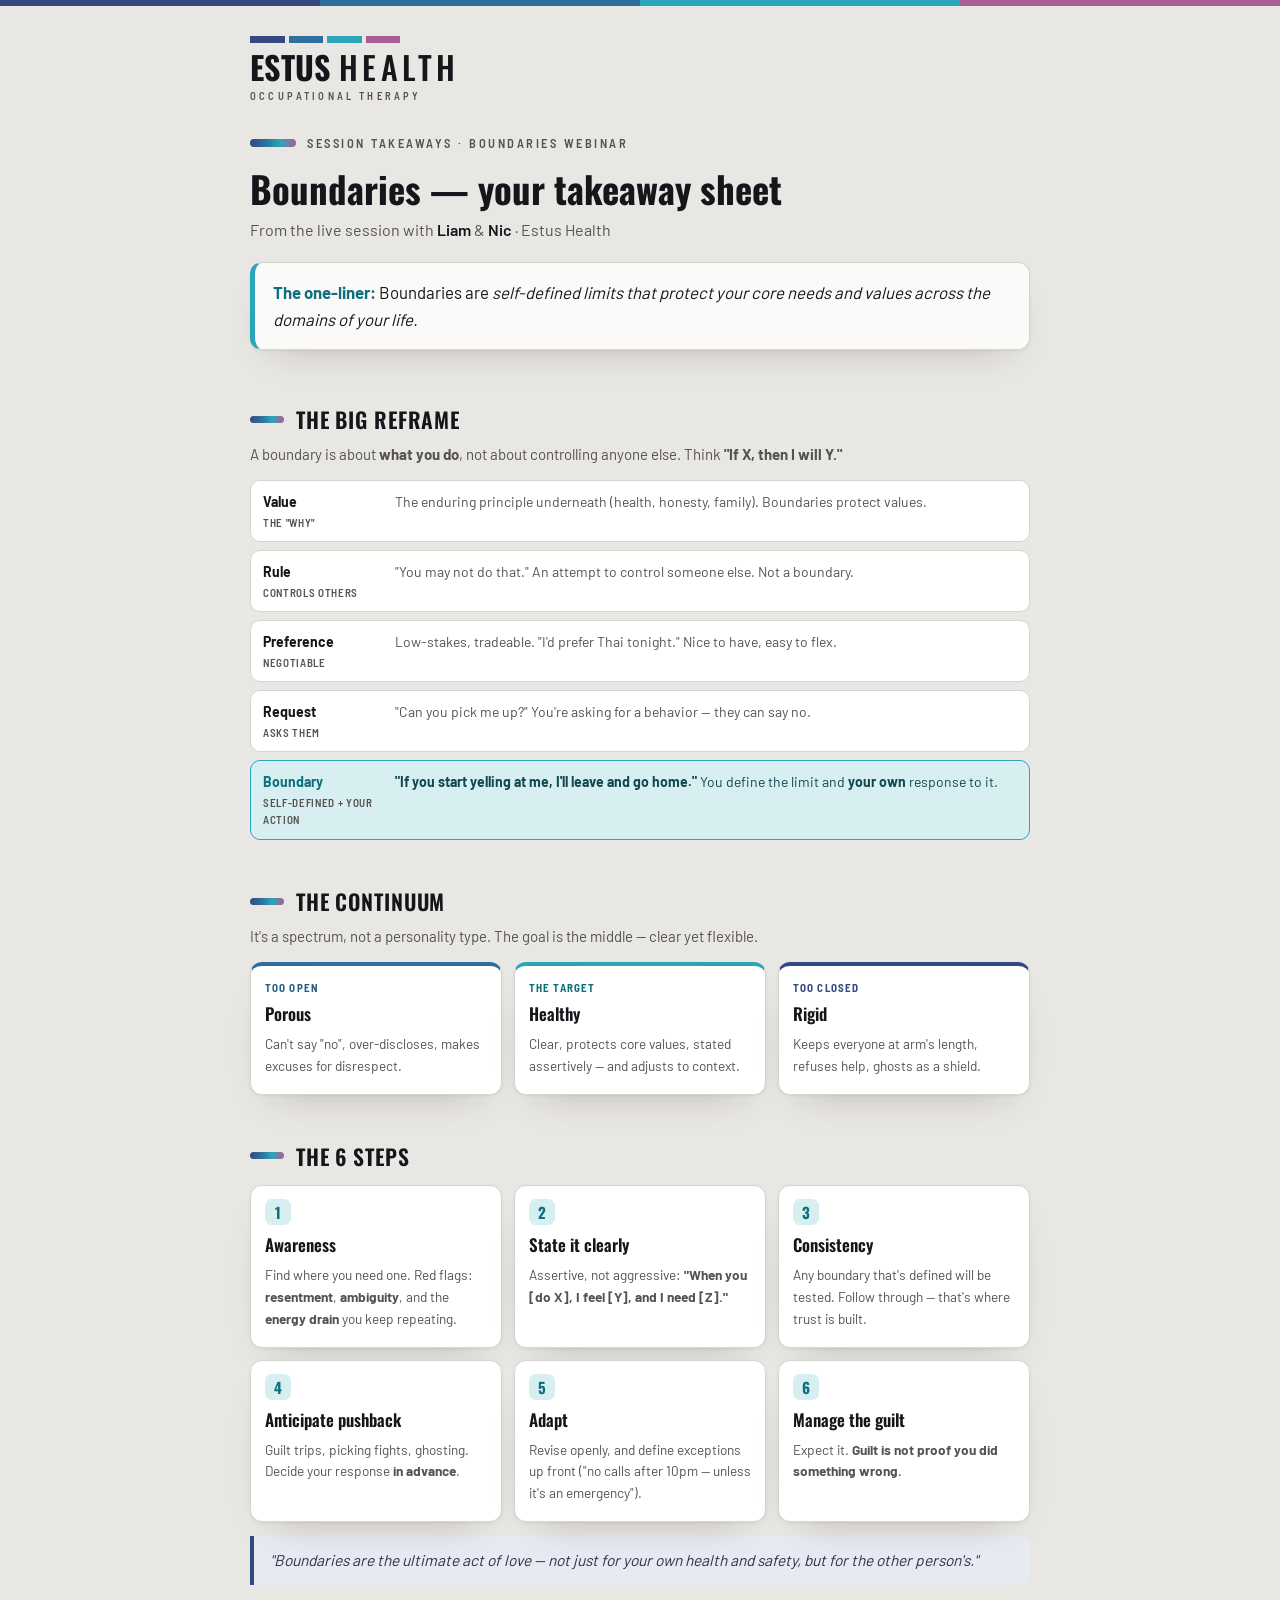
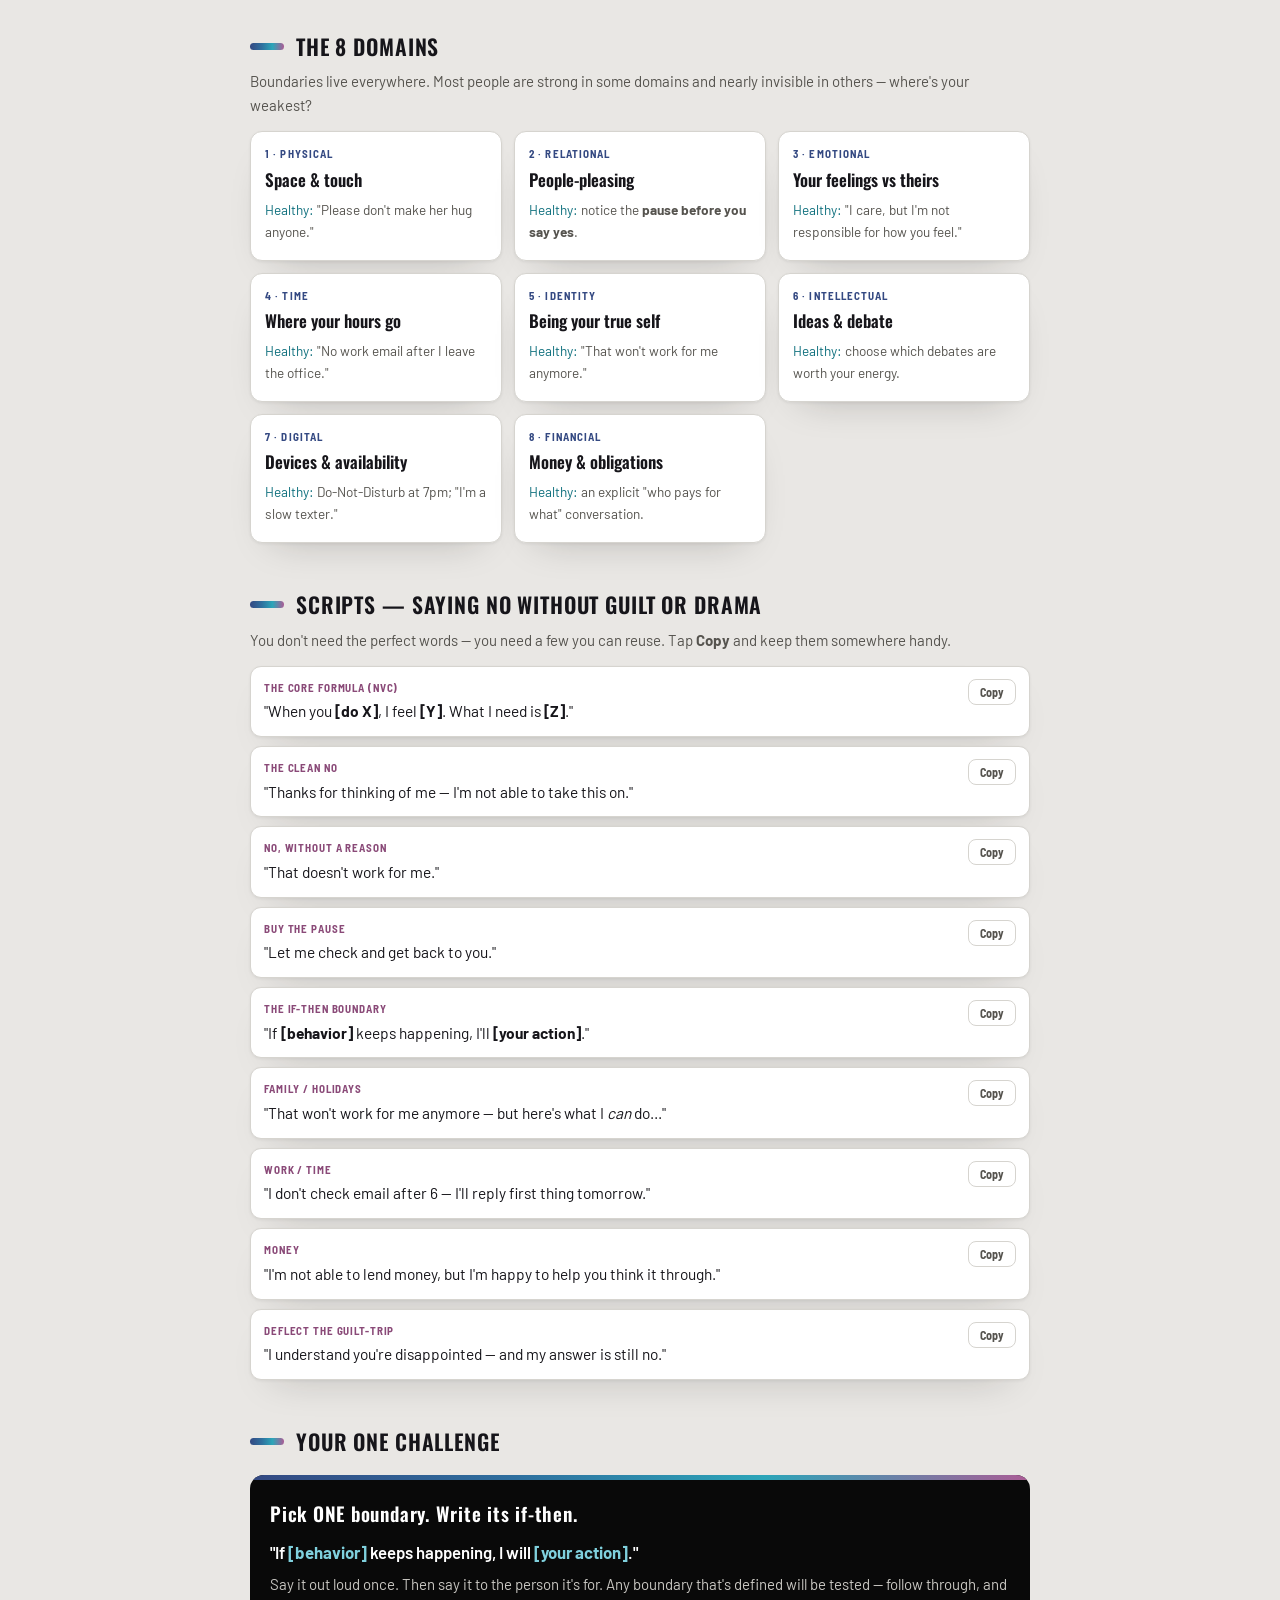
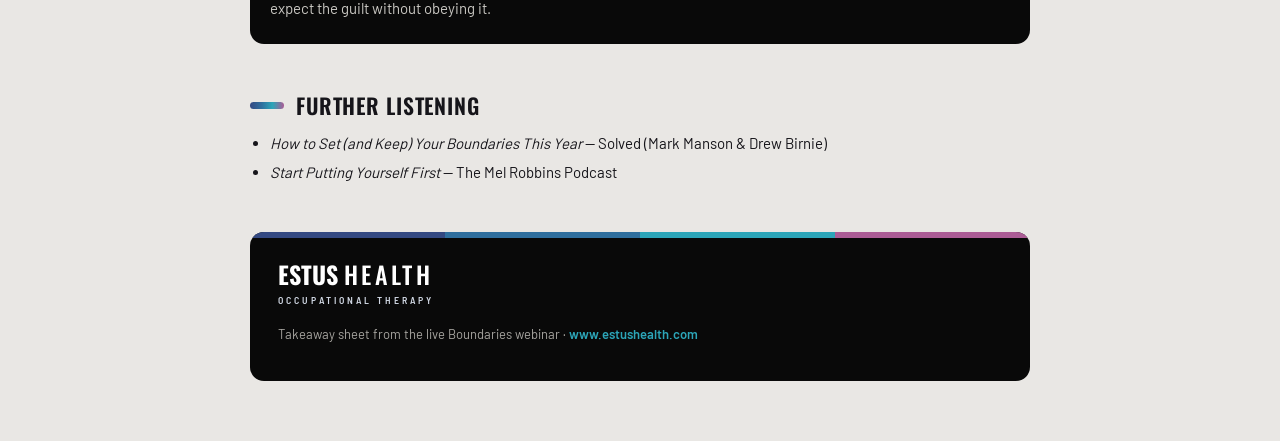
<file: takeaway.html>
<!DOCTYPE html>
<html lang="en">
<head>
<meta charset="UTF-8">
<meta name="viewport" content="width=device-width, initial-scale=1.0">
<title>Boundaries — Takeaway Sheet · Estus Health</title>
<meta name="description" content="Your takeaway sheet from the Estus Health Boundaries webinar — the 6 steps, the 8 domains, and copy-ready scripts for saying no without guilt.">
<meta name="theme-color" content="#e9e7e4" media="(prefers-color-scheme: light)">
<meta name="theme-color" content="#090909" media="(prefers-color-scheme: dark)">
<meta property="og:type" content="website">
<meta property="og:title" content="Boundaries — Takeaway Sheet · Estus Health">
<meta property="og:description" content="The 6 steps, the 8 domains, and copy-ready scripts for saying no without guilt.">
<meta property="og:image" content="og.png">
<meta name="twitter:card" content="summary_large_image">
<link rel="icon" href="data:image/svg+xml,%3Csvg xmlns='http://www.w3.org/2000/svg' viewBox='0 0 32 32'%3E%3Crect width='32' height='32' fill='%23090909'/%3E%3Crect x='6' y='8' width='20' height='4' fill='%23344982'/%3E%3Crect x='6' y='13' width='20' height='4' fill='%232f6f9e'/%3E%3Crect x='6' y='18' width='20' height='4' fill='%232ca5b8'/%3E%3Crect x='6' y='23' width='20' height='4' fill='%23ab5c95'/%3E%3C/svg%3E">
<link rel="preload" href="fonts/Oswald-700.woff2" as="font" type="font/woff2" crossorigin>
<link rel="preload" href="fonts/Barlow-400.woff2" as="font" type="font/woff2" crossorigin>
<link rel="stylesheet" href="fonts/fonts.css">
<style>
  :root{
    --band-1:#344982; --band-2:#2f6f9e; --band-3:#2ca5b8; --band-4:#ab5c95;
    --band-grad:linear-gradient(90deg,#344982 0%,#2f6f9e 34%,#2ca5b8 66%,#ab5c95 100%);
    --bg:#e9e7e4; --panel:#fbfaf8; --panel-2:#ffffff; --near-black:#090909;
    --ink:#16151a; --ink-soft:#55534e; --ink-faint:#8a8880;
    --line:#d6d4cf; --line-soft:#e6e4df;
    --accent:#2ca5b8; --accent-soft:#d8eff2; --accent-ink:#0e6f7d;
    --slate:#344982; --slate-soft:#e7eaf3; --plum:#8a4a78; --plum-soft:#f3e7ef;
    --amber:#285f86; --amber-soft:#e3edf4;
    --quote-ink:#2c3444; --accent-strong-ink:#12484f;
    --font-body:'Barlow',-apple-system,BlinkMacSystemFont,"Segoe UI",Roboto,Helvetica,Arial,sans-serif;
    --font-head:'Oswald','Barlow',sans-serif;
    --font-cond:'Barlow Semi Condensed','Barlow',sans-serif;
    --radius:14px; --shadow:0 1px 3px rgba(20,18,15,.06),0 18px 40px -24px rgba(20,18,15,.28);
    --maxw:820px;
  }
  @media (prefers-color-scheme: dark){
    :root{
      --bg:#0b0b0d; --panel:#151517; --panel-2:#1b1b1e;
      --ink:#eceae6; --ink-soft:#a9a7a1; --ink-faint:#7c7a74;
      --line:#2a2a2d; --line-soft:#232326;
      --accent:#2ca5b8; --accent-soft:rgba(44,165,184,.16); --accent-ink:#7fd0dd;
      --slate:#a9b8e6; --slate-soft:rgba(52,73,130,.24);
      --plum:#c98fb5; --plum-soft:rgba(171,92,149,.18);
      --amber:#7fb6dd; --amber-soft:rgba(47,111,158,.16);
      --quote-ink:#c7d0e4; --accent-strong-ink:#bfe7ee;
      --shadow:0 1px 3px rgba(0,0,0,.4),0 18px 40px -24px rgba(0,0,0,.7);
    }
  }
  *{box-sizing:border-box}
  html{scroll-behavior:smooth}
  body{margin:0; background:var(--bg); color:var(--ink); font-family:var(--font-body); line-height:1.6; font-size:17px; -webkit-font-smoothing:antialiased;}
  .wrap{max-width:var(--maxw); margin:0 auto; padding:0 20px 60px;}
  a{color:var(--accent-ink);}
  button:focus-visible, a:focus-visible{outline:2px solid var(--accent); outline-offset:2px;}

  .bandset{display:flex;}
  .bandset span{flex:1; display:block;}
  .bandset span:nth-child(1){background:var(--band-1)}
  .bandset span:nth-child(2){background:var(--band-2)}
  .bandset span:nth-child(3){background:var(--band-3)}
  .bandset span:nth-child(4){background:var(--band-4)}
  .brandbar{height:6px;}

  header.hero{max-width:var(--maxw); margin:0 auto; padding:30px 20px 8px;}
  .wordmark{margin-bottom:22px;}
  .wordmark .bandset{width:150px; gap:4px; margin-bottom:10px;}
  .wordmark .bandset span{height:7px;}
  .wordmark .mark{font-family:var(--font-head); font-weight:700; font-size:2rem; line-height:.85; color:var(--ink); letter-spacing:.01em;}
  .wordmark .mark .lt{font-weight:500; letter-spacing:.14em;}
  .wordmark .tag{font-family:var(--font-cond); font-weight:600; font-size:.66rem; letter-spacing:.3em; text-transform:uppercase; color:var(--ink-soft); margin-top:8px;}
  .eyebrow{display:inline-flex; align-items:center; gap:11px; margin-bottom:12px;}
  .eyebrow-bar{width:46px; height:8px; border-radius:4px; background:var(--band-grad);}
  .eyebrow-txt{font-family:var(--font-cond); font-weight:600; letter-spacing:.2em; text-transform:uppercase; font-size:12.5px; color:var(--ink-soft);}
  h1{font-family:var(--font-head); font-weight:700; font-size:2.3rem; line-height:1.05; margin:.3rem 0 .5rem;}
  .byline{color:var(--ink-soft); font-size:1rem; margin:0;}
  .byline b{color:var(--ink); font-weight:600;}

  .oneliner{margin:20px 0 0; padding:16px 18px; background:var(--panel); border:1px solid var(--line); border-left:5px solid var(--accent); border-radius:12px; box-shadow:var(--shadow); font-size:1.05rem;}
  .oneliner strong{color:var(--accent-ink);}

  h2.sec{font-family:var(--font-head); font-weight:600; font-size:1.35rem; letter-spacing:.04em; text-transform:uppercase; margin:44px 0 6px; display:flex; align-items:center; gap:12px;}
  h2.sec::before{content:""; flex:none; width:34px; height:7px; border-radius:4px; background:var(--band-grad);}
  p.lead-in{color:var(--ink-soft); font-size:15px; margin:0 0 14px;}

  .cards{display:grid; gap:12px; margin:12px 0;}
  .cards.three{grid-template-columns:repeat(auto-fit,minmax(200px,1fr));}
  .cards.steps{grid-template-columns:repeat(auto-fit,minmax(230px,1fr));}
  .cards.domains{grid-template-columns:repeat(auto-fit,minmax(215px,1fr));}
  .card{border:1px solid var(--line); border-radius:12px; padding:13px 14px; background:var(--panel-2); box-shadow:var(--shadow);}
  .card .cap{font-family:var(--font-cond); font-size:11px; text-transform:uppercase; letter-spacing:.1em; font-weight:700; margin-bottom:3px; color:var(--slate);}
  .card h4{margin:0 0 6px; font-family:var(--font-head); font-weight:600; font-size:1.06rem;}
  .card p{margin:4px 0; font-size:13.6px; color:var(--ink-soft);}
  .card .flag{color:var(--plum);}
  .card .good{color:var(--accent-ink);}
  .card.porous{border-top:4px solid var(--band-2);}
  .card.healthy{border-top:4px solid var(--band-3);}
  .card.rigid{border-top:4px solid var(--band-1);}
  .card .stepn{display:inline-grid; place-items:center; width:26px; height:26px; border-radius:7px; background:var(--accent-soft); color:var(--accent-ink); font-family:var(--font-head); font-weight:700; font-size:15px; margin-bottom:6px;}

  .vs{display:grid; gap:8px; margin:10px 0;}
  .vs .row{display:grid; grid-template-columns:120px 1fr; gap:12px; padding:10px 12px; border:1px solid var(--line); border-radius:10px; background:var(--panel-2); align-items:start;}
  .vs .row .k{font-weight:700; font-size:14px;}
  .vs .row .k .tag{display:block; font-family:var(--font-cond); font-size:11px; font-weight:600; color:var(--ink-soft); text-transform:uppercase; letter-spacing:.06em;}
  .vs .row p{margin:0; font-size:14px; color:var(--ink-soft);}
  .vs .row.is-b{background:var(--accent-soft); border-color:var(--accent);}
  .vs .row.is-b .k{color:var(--accent-ink);}
  .vs .row.is-b p{color:var(--accent-strong-ink);}

  blockquote.q{margin:14px 0; padding:12px 16px; border-left:4px solid var(--slate); background:var(--slate-soft); border-radius:0 10px 10px 0; font-style:italic; color:var(--quote-ink); font-size:15.5px;}

  .script{border:1px solid var(--line); border-radius:11px; padding:12px 13px; margin:9px 0; background:var(--panel-2); display:flex; gap:12px; align-items:flex-start; box-shadow:var(--shadow);}
  .script .stxt{flex:1;}
  .script .cap{font-family:var(--font-cond); font-size:11px; font-weight:700; text-transform:uppercase; letter-spacing:.08em; color:var(--plum); margin-bottom:3px;}
  .script .line{font-size:15.5px;}
  .script .copy{flex:none; font-family:var(--font-cond); font-size:12px; font-weight:700; border:1px solid var(--line); background:var(--panel-2); color:var(--ink-soft); padding:5px 11px; border-radius:8px; cursor:pointer; transition:.15s;}
  .script .copy:hover{border-color:var(--plum); color:var(--plum);}
  .script .copy.copied{background:var(--accent-soft); border-color:var(--accent); color:var(--accent-ink);}

  .challenge{margin:16px 0 0; padding:18px 20px; border-radius:var(--radius); background:var(--near-black); color:#e9e7e4; overflow:hidden; position:relative;}
  .challenge::before{content:""; position:absolute; top:0; left:0; right:0; height:5px; background:var(--band-grad);}
  .challenge h3{font-family:var(--font-head); font-weight:600; font-size:1.2rem; letter-spacing:.04em; margin:6px 0 8px; color:#fff;}
  .challenge p{margin:6px 0; font-size:15px; color:#c9c7c2;}
  .challenge .formula{font-size:1.05rem; color:#fff; font-weight:600; margin:10px 0 2px;}
  .challenge .formula b{color:#7fd0dd;}

  ul.listen{padding-left:20px; margin:8px 0;}
  ul.listen li{margin:5px 0; font-size:15px;}

  footer{max-width:var(--maxw); margin:48px auto 0; background:var(--near-black); color:#cfd6e2; border-radius:var(--radius); overflow:hidden; font-size:13px;}
  footer .foot-top{height:6px;}
  footer .foot-inner{padding:26px 28px 28px;}
  footer .foot-mark{font-family:var(--font-head); font-weight:700; font-size:1.5rem; line-height:.9; color:#fff;}
  footer .foot-mark .lt{font-weight:500; letter-spacing:.14em;}
  footer .foot-tag{font-family:var(--font-cond); font-weight:600; font-size:.62rem; letter-spacing:.3em; text-transform:uppercase; color:#cfd6e2; margin:8px 0 14px;}
  footer p{color:#a7a5a0; margin:8px 0; line-height:1.7;}
  footer span.site{color:var(--band-3); font-weight:600;}

  @media (prefers-reduced-motion: reduce){ html{scroll-behavior:auto;} }
  @media print{
    .script .copy{display:none !important;}
    body{background:#fff; font-size:12px;}
    .card,.script{box-shadow:none;}
    .challenge{background:#fff; color:#000; border:1px solid #ccc;}
    .challenge h3,.challenge .formula{color:#000;}
    .challenge p{color:#333;}
    footer{background:#fff !important; color:#333 !important; border:1px solid #ccc;}
    footer .foot-mark{color:#000 !important;}
  }
  @media (max-width:560px){
    h1{font-size:1.8rem;}
    .vs .row{grid-template-columns:1fr;}
  }
</style>
</head>
<body>

<div class="brandbar bandset" aria-hidden="true"><span></span><span></span><span></span><span></span></div>

<header class="hero">
  <div class="wordmark">
    <div class="bandset" aria-hidden="true"><span></span><span></span><span></span><span></span></div>
    <div class="mark">ESTUS <span class="lt">HEALTH</span></div>
    <div class="tag">Occupational Therapy</div>
  </div>
  <div class="eyebrow"><span class="eyebrow-bar" aria-hidden="true"></span><span class="eyebrow-txt">Session Takeaways · Boundaries Webinar</span></div>
  <h1>Boundaries — your takeaway sheet</h1>
  <p class="byline">From the live session with <b>Liam</b> &amp; <b>Nic</b> · Estus Health</p>
  <div class="oneliner">
    <strong>The one-liner:</strong> Boundaries are <em>self-defined limits that protect your core needs and values across the domains of your life.</em>
  </div>
</header>

<div class="wrap">

  <h2 class="sec">The big reframe</h2>
  <p class="lead-in">A boundary is about <b>what you do</b>, not about controlling anyone else. Think <b>"If X, then I will Y."</b></p>
  <div class="vs">
    <div class="row"><div class="k">Value<span class="tag">the "why"</span></div><p>The enduring principle underneath (health, honesty, family). Boundaries protect values.</p></div>
    <div class="row"><div class="k">Rule<span class="tag">controls others</span></div><p>"You may not do that." An attempt to control someone else. Not a boundary.</p></div>
    <div class="row"><div class="k">Preference<span class="tag">negotiable</span></div><p>Low-stakes, tradeable. "I'd prefer Thai tonight." Nice to have, easy to flex.</p></div>
    <div class="row"><div class="k">Request<span class="tag">asks them</span></div><p>"Can you pick me up?" You're asking for a behavior — they can say no.</p></div>
    <div class="row is-b"><div class="k">Boundary<span class="tag">self-defined + your action</span></div><p><b>"If you start yelling at me, I'll leave and go home."</b> You define the limit and <b>your own</b> response to it.</p></div>
  </div>

  <h2 class="sec">The continuum</h2>
  <p class="lead-in">It's a spectrum, not a personality type. The goal is the middle — clear yet flexible.</p>
  <div class="cards three">
    <div class="card porous"><div class="cap" style="color:var(--amber)">Too open</div><h4>Porous</h4><p>Can't say "no", over-discloses, makes excuses for disrespect.</p></div>
    <div class="card healthy"><div class="cap" style="color:var(--accent-ink)">The target</div><h4>Healthy</h4><p>Clear, protects core values, stated assertively — and adjusts to context.</p></div>
    <div class="card rigid"><div class="cap">Too closed</div><h4>Rigid</h4><p>Keeps everyone at arm's length, refuses help, ghosts as a shield.</p></div>
  </div>

  <h2 class="sec">The 6 steps</h2>
  <div class="cards steps">
    <div class="card"><span class="stepn">1</span><h4>Awareness</h4><p>Find where you need one. Red flags: <b>resentment</b>, <b>ambiguity</b>, and the <b>energy drain</b> you keep repeating.</p></div>
    <div class="card"><span class="stepn">2</span><h4>State it clearly</h4><p>Assertive, not aggressive: <b>"When you [do X], I feel [Y], and I need [Z]."</b></p></div>
    <div class="card"><span class="stepn">3</span><h4>Consistency</h4><p>Any boundary that's defined will be tested. Follow through — that's where trust is built.</p></div>
    <div class="card"><span class="stepn">4</span><h4>Anticipate pushback</h4><p>Guilt trips, picking fights, ghosting. Decide your response <b>in advance</b>.</p></div>
    <div class="card"><span class="stepn">5</span><h4>Adapt</h4><p>Revise openly, and define exceptions up front ("no calls after 10pm — unless it's an emergency").</p></div>
    <div class="card"><span class="stepn">6</span><h4>Manage the guilt</h4><p>Expect it. <b>Guilt is not proof you did something wrong.</b></p></div>
  </div>
  <blockquote class="q">"Boundaries are the ultimate act of love — not just for your own health and safety, but for the other person's."</blockquote>

  <h2 class="sec">The 8 domains</h2>
  <p class="lead-in">Boundaries live everywhere. Most people are strong in some domains and nearly invisible in others — where's your weakest?</p>
  <div class="cards domains">
    <div class="card"><div class="cap">1 · Physical</div><h4>Space &amp; touch</h4><p><span class="good">Healthy:</span> "Please don't make her hug anyone."</p></div>
    <div class="card"><div class="cap">2 · Relational</div><h4>People-pleasing</h4><p><span class="good">Healthy:</span> notice the <b>pause before you say yes</b>.</p></div>
    <div class="card"><div class="cap">3 · Emotional</div><h4>Your feelings vs theirs</h4><p><span class="good">Healthy:</span> "I care, but I'm not responsible for how you feel."</p></div>
    <div class="card"><div class="cap">4 · Time</div><h4>Where your hours go</h4><p><span class="good">Healthy:</span> "No work email after I leave the office."</p></div>
    <div class="card"><div class="cap">5 · Identity</div><h4>Being your true self</h4><p><span class="good">Healthy:</span> "That won't work for me anymore."</p></div>
    <div class="card"><div class="cap">6 · Intellectual</div><h4>Ideas &amp; debate</h4><p><span class="good">Healthy:</span> choose which debates are worth your energy.</p></div>
    <div class="card"><div class="cap">7 · Digital</div><h4>Devices &amp; availability</h4><p><span class="good">Healthy:</span> Do-Not-Disturb at 7pm; "I'm a slow texter."</p></div>
    <div class="card"><div class="cap">8 · Financial</div><h4>Money &amp; obligations</h4><p><span class="good">Healthy:</span> an explicit "who pays for what" conversation.</p></div>
  </div>

  <h2 class="sec">Scripts — saying no without guilt or drama</h2>
  <p class="lead-in">You don't need the perfect words — you need a few you can reuse. Tap <b>Copy</b> and keep them somewhere handy.</p>

  <div class="script"><div class="stxt"><div class="cap">The core formula (NVC)</div><div class="line">"When you <b>[do X]</b>, I feel <b>[Y]</b>. What I need is <b>[Z]</b>."</div></div><button class="copy" onclick="copyLine(this)">Copy</button></div>
  <div class="script"><div class="stxt"><div class="cap">The clean no</div><div class="line">"Thanks for thinking of me — I'm not able to take this on."</div></div><button class="copy" onclick="copyLine(this)">Copy</button></div>
  <div class="script"><div class="stxt"><div class="cap">No, without a reason</div><div class="line">"That doesn't work for me."</div></div><button class="copy" onclick="copyLine(this)">Copy</button></div>
  <div class="script"><div class="stxt"><div class="cap">Buy the pause</div><div class="line">"Let me check and get back to you."</div></div><button class="copy" onclick="copyLine(this)">Copy</button></div>
  <div class="script"><div class="stxt"><div class="cap">The if-then boundary</div><div class="line">"If <b>[behavior]</b> keeps happening, I'll <b>[your action]</b>."</div></div><button class="copy" onclick="copyLine(this)">Copy</button></div>
  <div class="script"><div class="stxt"><div class="cap">Family / holidays</div><div class="line">"That won't work for me anymore — but here's what I <i>can</i> do…"</div></div><button class="copy" onclick="copyLine(this)">Copy</button></div>
  <div class="script"><div class="stxt"><div class="cap">Work / time</div><div class="line">"I don't check email after 6 — I'll reply first thing tomorrow."</div></div><button class="copy" onclick="copyLine(this)">Copy</button></div>
  <div class="script"><div class="stxt"><div class="cap">Money</div><div class="line">"I'm not able to lend money, but I'm happy to help you think it through."</div></div><button class="copy" onclick="copyLine(this)">Copy</button></div>
  <div class="script"><div class="stxt"><div class="cap">Deflect the guilt-trip</div><div class="line">"I understand you're disappointed — and my answer is still no."</div></div><button class="copy" onclick="copyLine(this)">Copy</button></div>

  <h2 class="sec">Your one challenge</h2>
  <div class="challenge">
    <h3>Pick ONE boundary. Write its if-then.</h3>
    <p class="formula">"If <b>[behavior]</b> keeps happening, I will <b>[your action]</b>."</p>
    <p>Say it out loud once. Then say it to the person it's for. Any boundary that's defined will be tested — follow through, and expect the guilt without obeying it.</p>
  </div>

  <h2 class="sec">Further listening</h2>
  <ul class="listen">
    <li><i>How to Set (and Keep) Your Boundaries This Year</i> — Solved (Mark Manson &amp; Drew Birnie)</li>
    <li><i>Start Putting Yourself First</i> — The Mel Robbins Podcast</li>
  </ul>

  <footer>
    <div class="foot-top bandset" aria-hidden="true"><span></span><span></span><span></span><span></span></div>
    <div class="foot-inner">
      <div class="foot-mark">ESTUS <span class="lt">HEALTH</span></div>
      <div class="foot-tag">Occupational Therapy</div>
      <p>Takeaway sheet from the live Boundaries webinar · <span class="site">www.estushealth.com</span></p>
    </div>
  </footer>

</div>

<script>
(function(){
  "use strict";
  window.copyLine=function(btn){
    var line=btn.parentNode.querySelector(".line");
    var text=(line?line.textContent:"").replace(/\s+/g," ").replace(/\s*\(.*?\)\s*$/,"").trim();
    function ok(){ var old=btn.textContent; btn.textContent="Copied ✓"; btn.classList.add("copied"); setTimeout(function(){btn.textContent=old||"Copy"; btn.classList.remove("copied");},1400); }
    function fallback(){
      try{ var ta=document.createElement("textarea"); ta.value=text; ta.style.position="fixed"; ta.style.opacity="0"; document.body.appendChild(ta); ta.select(); document.execCommand("copy"); document.body.removeChild(ta); ok(); }catch(e){}
    }
    if(navigator.clipboard&&navigator.clipboard.writeText){ navigator.clipboard.writeText(text).then(ok,fallback); }
    else fallback();
  };
})();
</script>
</body>
</html>
</file>
<file: fonts/fonts.css>
/* Estus Health brand fonts — self-hosted (Latin subset, Google Fonts v-current) */
@font-face{font-family:'Barlow';font-style:normal;font-weight:400;font-display:swap;src:url('Barlow-400.woff2') format('woff2');}
@font-face{font-family:'Barlow';font-style:normal;font-weight:500;font-display:swap;src:url('Barlow-500.woff2') format('woff2');}
@font-face{font-family:'Barlow';font-style:normal;font-weight:600;font-display:swap;src:url('Barlow-600.woff2') format('woff2');}
@font-face{font-family:'Barlow';font-style:normal;font-weight:700;font-display:swap;src:url('Barlow-700.woff2') format('woff2');}
@font-face{font-family:'Barlow Semi Condensed';font-style:normal;font-weight:500;font-display:swap;src:url('BarlowSemiCondensed-500.woff2') format('woff2');}
@font-face{font-family:'Barlow Semi Condensed';font-style:normal;font-weight:600;font-display:swap;src:url('BarlowSemiCondensed-600.woff2') format('woff2');}
@font-face{font-family:'Barlow Semi Condensed';font-style:normal;font-weight:700;font-display:swap;src:url('BarlowSemiCondensed-700.woff2') format('woff2');}
@font-face{font-family:'Oswald';font-style:normal;font-weight:400;font-display:swap;src:url('Oswald-400.woff2') format('woff2');}
@font-face{font-family:'Oswald';font-style:normal;font-weight:500;font-display:swap;src:url('Oswald-500.woff2') format('woff2');}
@font-face{font-family:'Oswald';font-style:normal;font-weight:600;font-display:swap;src:url('Oswald-600.woff2') format('woff2');}
@font-face{font-family:'Oswald';font-style:normal;font-weight:700;font-display:swap;src:url('Oswald-700.woff2') format('woff2');}
</file>
